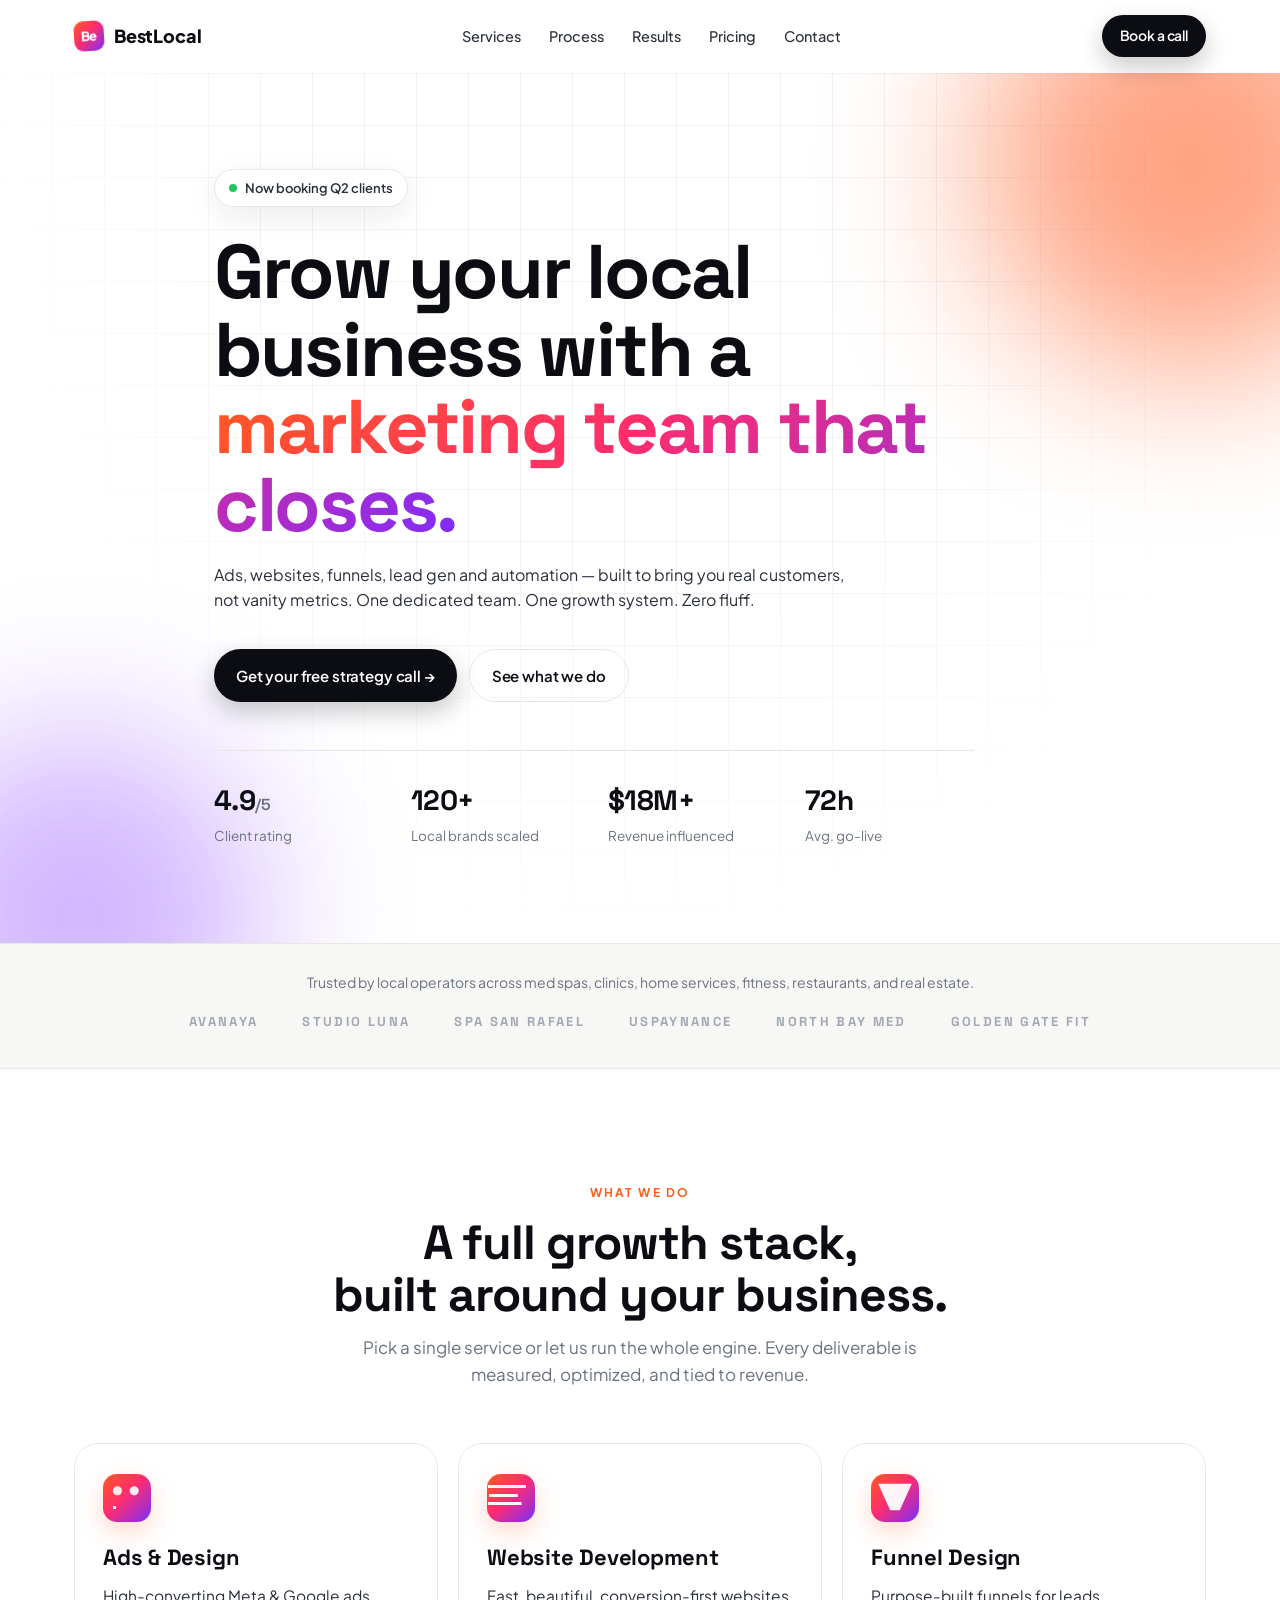
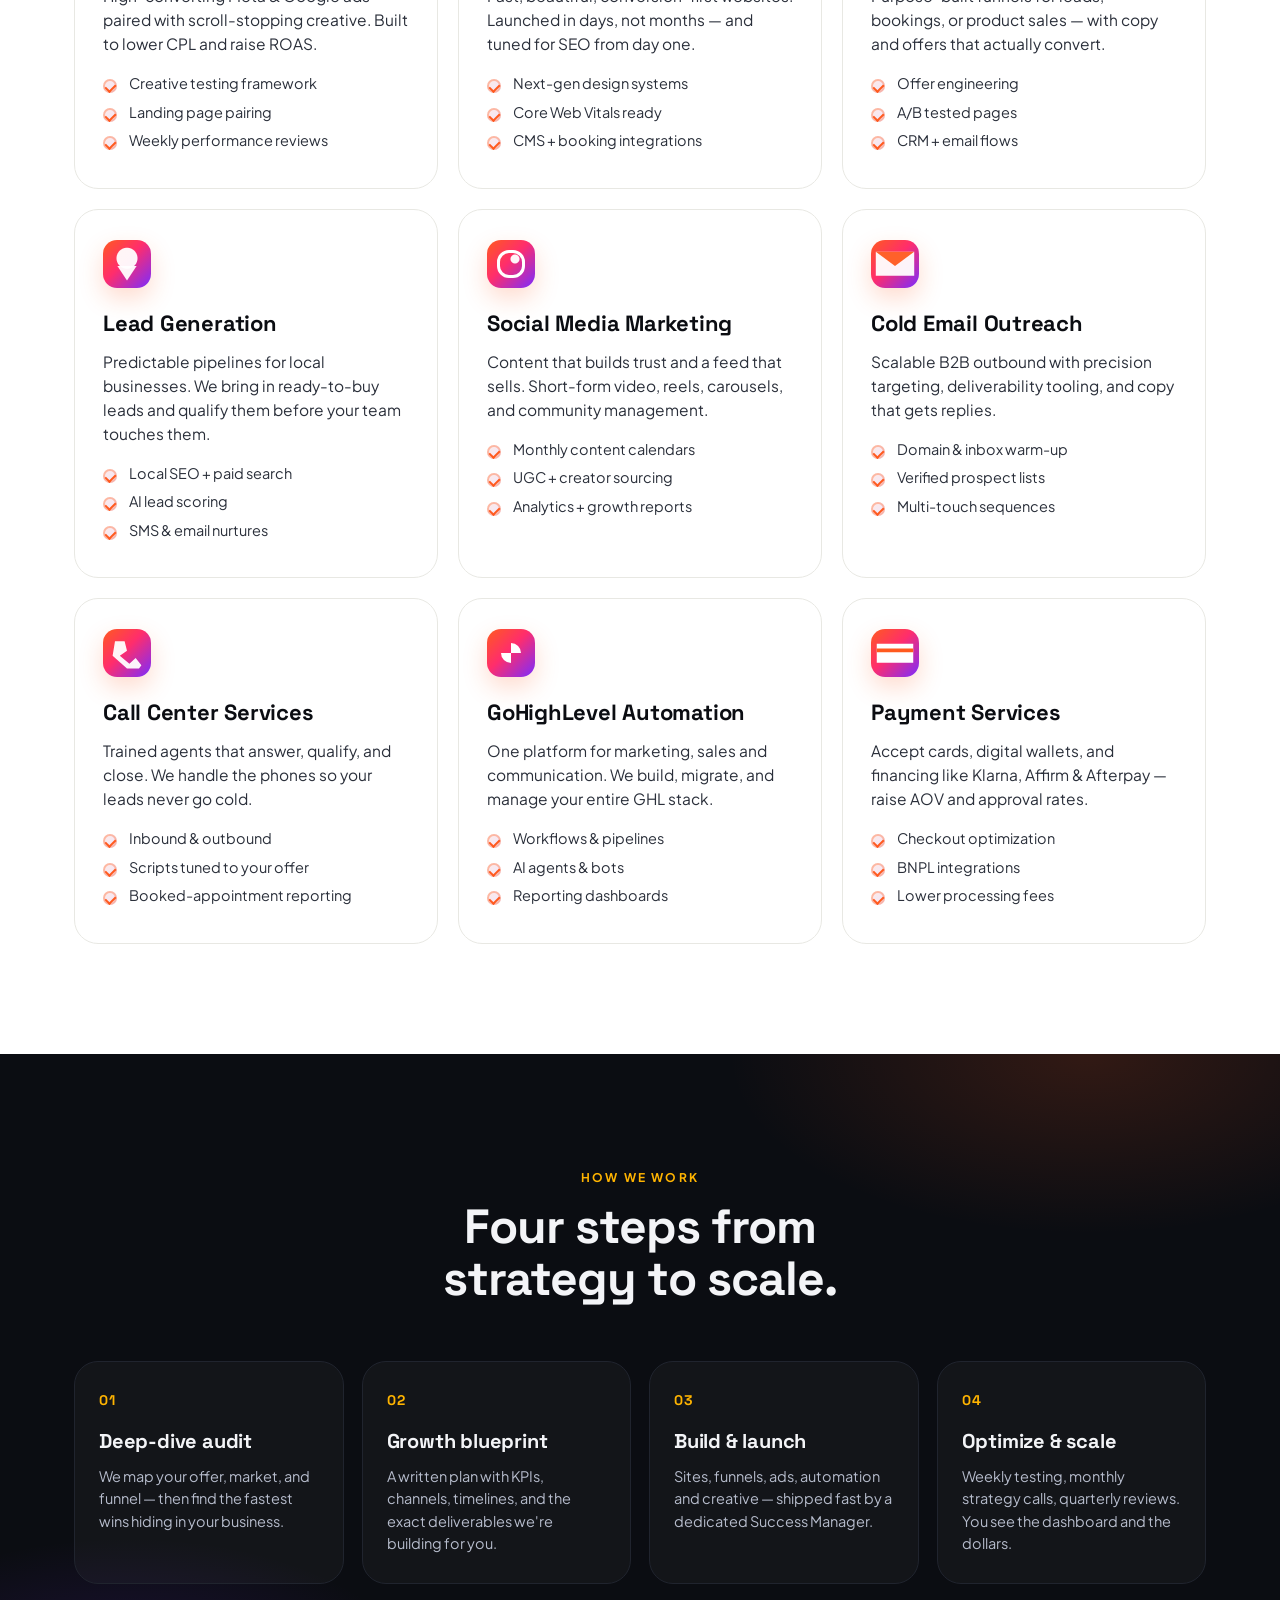
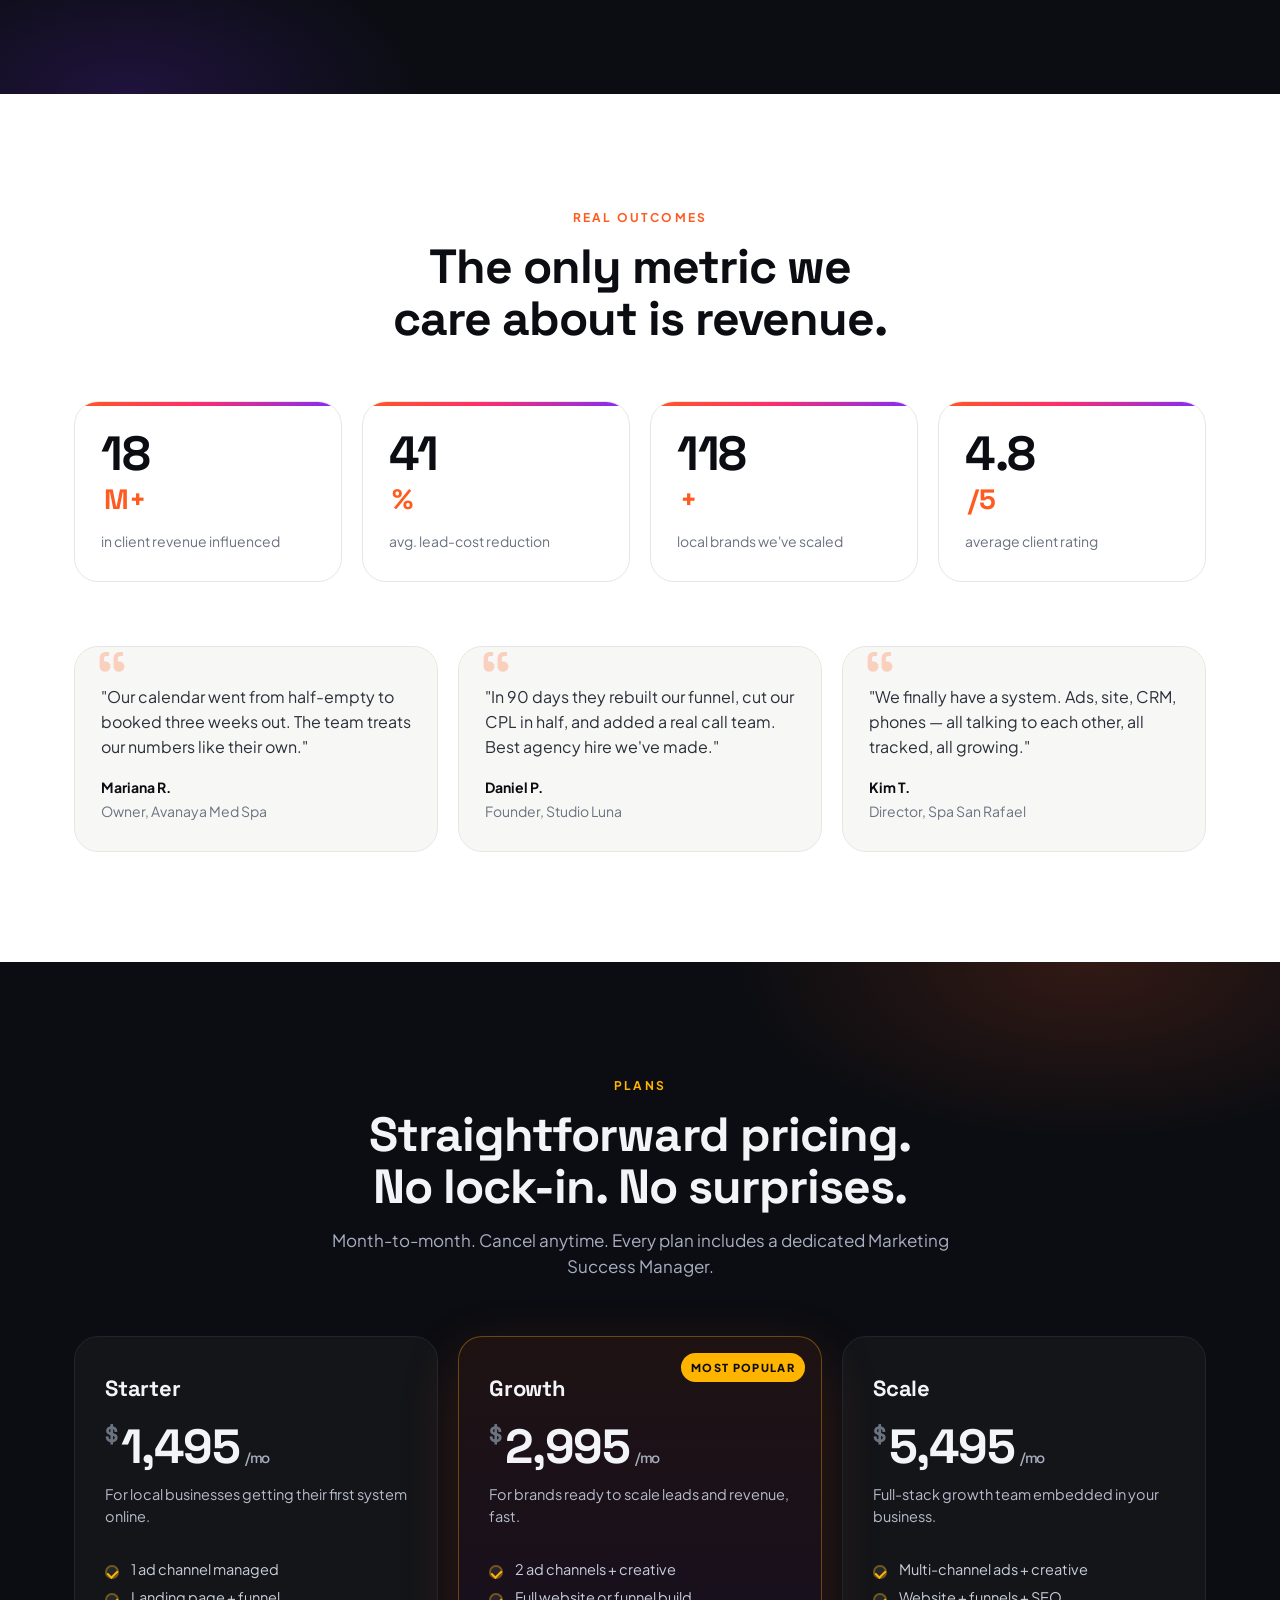
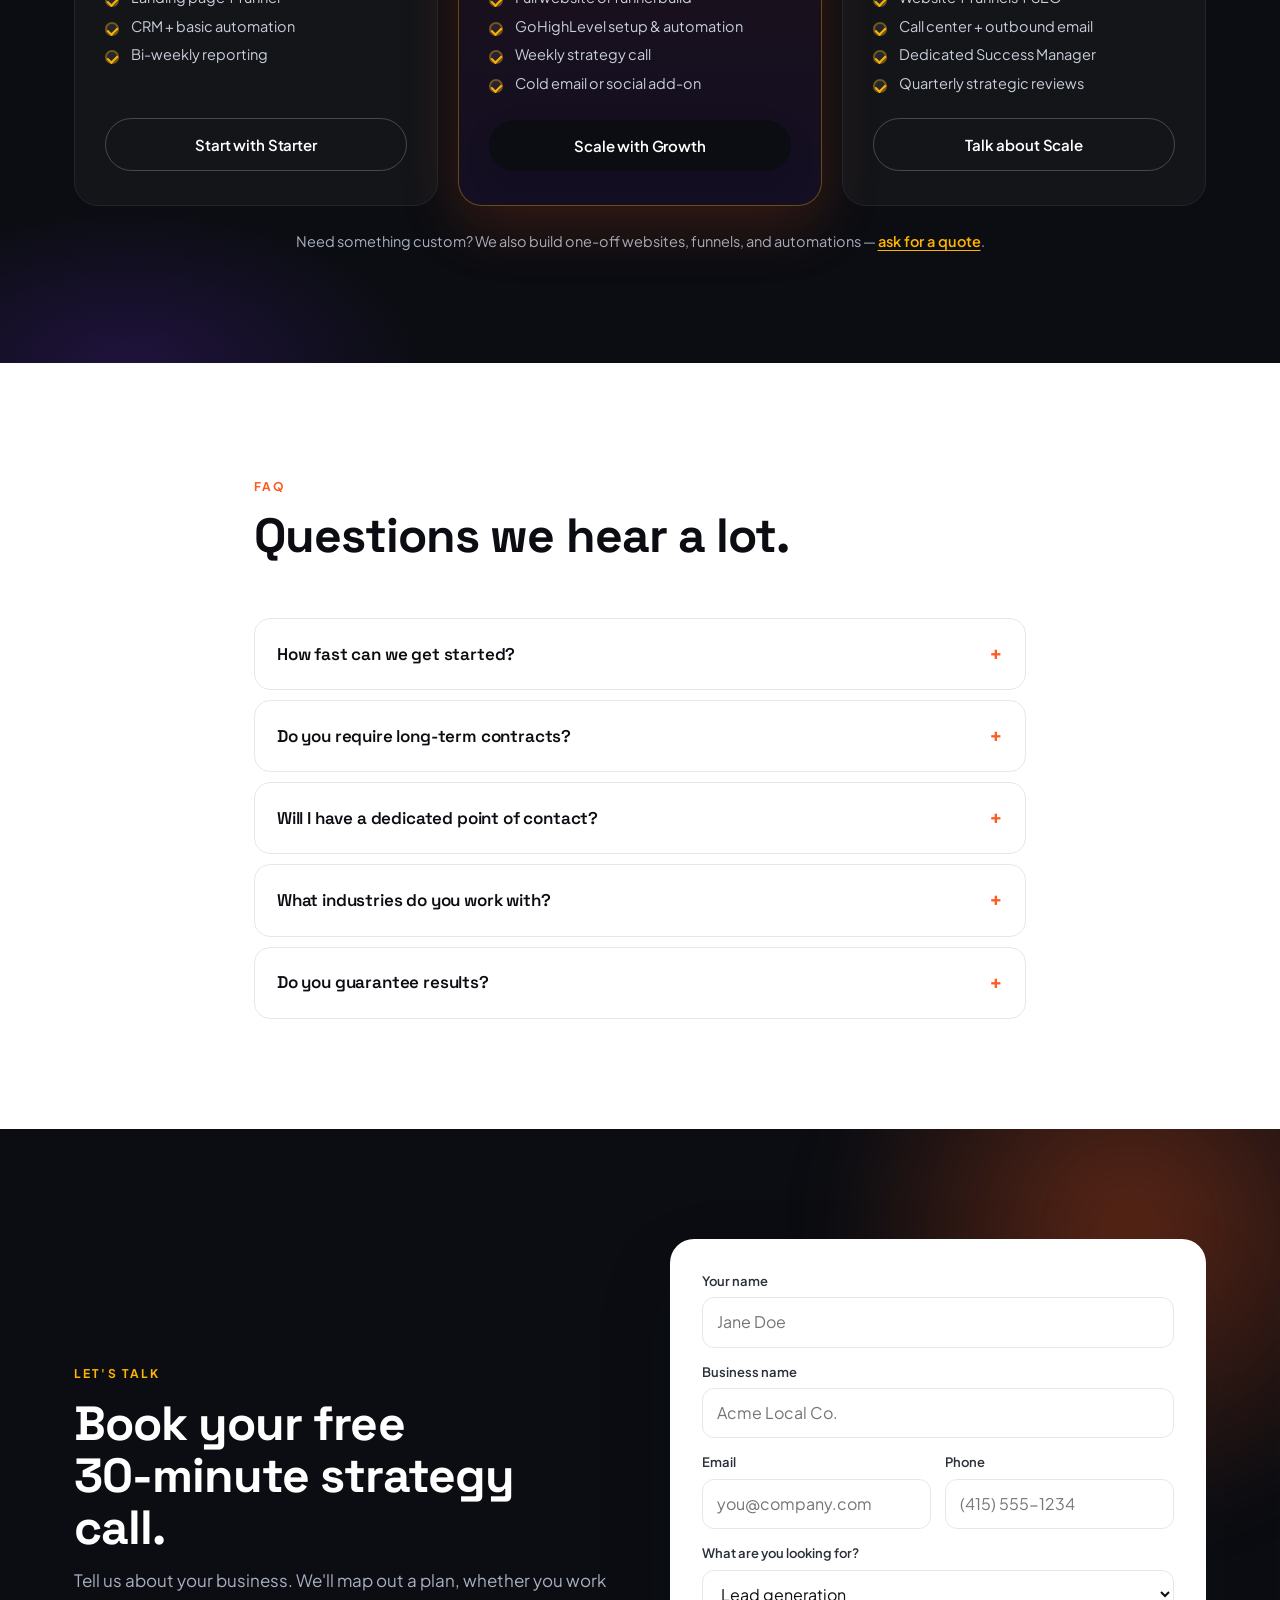
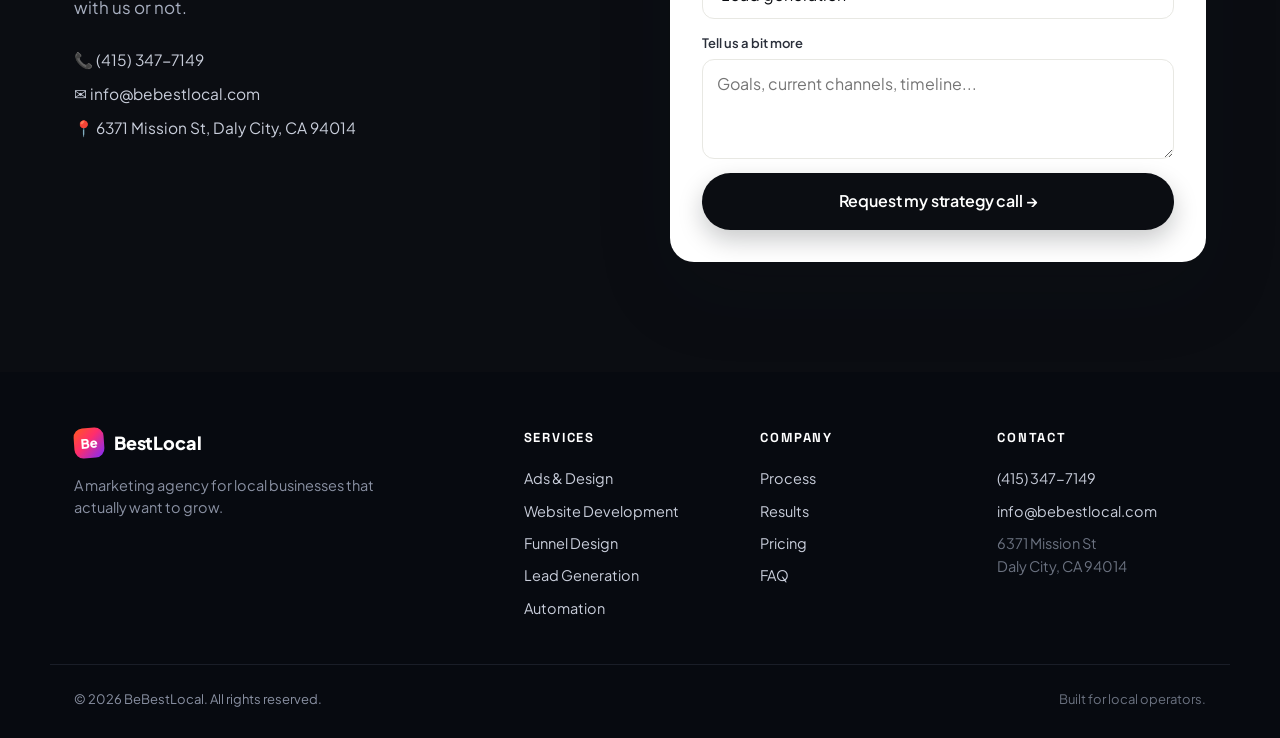
<file: bebestlocal/index.html>
<!doctype html>
<html lang="en">
<head>
<meta charset="utf-8" />
<meta name="viewport" content="width=device-width,initial-scale=1" />
<title>BeBestLocal — Grow Your Local Business Online</title>
<meta name="description" content="BeBestLocal is a results-driven marketing agency helping local businesses grow with ads, websites, funnels, lead generation, and automation." />
<link rel="icon" type="image/svg+xml" href="favicon.svg" />
<link rel="apple-touch-icon" href="favicon.svg" />
<meta name="theme-color" content="#ff5a1f" />
<link rel="preconnect" href="https://fonts.googleapis.com">
<link rel="preconnect" href="https://fonts.gstatic.com" crossorigin>
<link href="https://fonts.googleapis.com/css2?family=Plus+Jakarta+Sans:wght@400;500;600;700;800&family=Space+Grotesk:wght@500;700&display=swap" rel="stylesheet">
<link rel="stylesheet" href="styles.css" />
</head>
<body>

<header class="nav" id="nav">
  <div class="container nav-inner">
    <a href="/" class="brand">
      <span class="brand-mark">Be</span><span>BestLocal</span>
    </a>
    <nav class="nav-links">
      <a href="services.html">Services</a>
      <a href="process.html">Process</a>
      <a href="results.html">Results</a>
      <a href="pricing.html">Pricing</a>
      <a href="contact.html">Contact</a>
    </nav>
    <a href="contact.html" class="btn btn-primary btn-sm">Book a call</a>
    <button class="nav-toggle" aria-label="Menu" id="navToggle">
      <span></span><span></span><span></span>
    </button>
  </div>
</header>

<main id="top">

<section class="hero">
  <div class="hero-grid"></div>
  <div class="hero-blob hero-blob-1"></div>
  <div class="hero-blob hero-blob-2"></div>
  <div class="container hero-inner">
    <div class="eyebrow">
      <span class="pulse"></span> Now booking Q2 clients
    </div>
    <h1 class="h-display">
      Grow your local business with a<br />
      <span class="grad-text">marketing team that closes.</span>
    </h1>
    <p class="lede">
      Ads, websites, funnels, lead gen and automation — built to bring you real customers, not vanity metrics. One dedicated team. One growth system. Zero fluff.
    </p>
    <div class="hero-cta">
      <a href="contact.html" class="btn btn-primary">Get your free strategy call →</a>
      <a href="services.html" class="btn btn-ghost">See what we do</a>
    </div>
    <div class="trust-row">
      <div class="trust-item">
        <strong>4.9<span>/5</span></strong>
        <span class="muted">Client rating</span>
      </div>
      <div class="trust-item">
        <strong>120+</strong>
        <span class="muted">Local brands scaled</span>
      </div>
      <div class="trust-item">
        <strong>$18M+</strong>
        <span class="muted">Revenue influenced</span>
      </div>
      <div class="trust-item">
        <strong>72h</strong>
        <span class="muted">Avg. go-live</span>
      </div>
    </div>
  </div>
</section>

<section class="logos">
  <div class="container">
    <p class="logos-title">Trusted by local operators across med spas, clinics, home services, fitness, restaurants, and real estate.</p>
    <div class="logo-strip">
      <span>AVANAYA</span><span>STUDIO LUNA</span><span>SPA SAN RAFAEL</span><span>USPAYNANCE</span><span>NORTH BAY MED</span><span>GOLDEN GATE FIT</span>
    </div>
  </div>
</section>

<section id="services" class="section">
  <div class="container">
    <div class="section-head">
      <span class="kicker">What we do</span>
      <h2 class="h-2">A full growth stack,<br/>built around your business.</h2>
      <p class="sub">Pick a single service or let us run the whole engine. Every deliverable is measured, optimized, and tied to revenue.</p>
    </div>

    <div class="cards">
      <article class="card">
        <div class="card-ic" data-ic="ads"></div>
        <h3>Ads &amp; Design</h3>
        <p>High-converting Meta &amp; Google ads paired with scroll-stopping creative. Built to lower CPL and raise ROAS.</p>
        <ul class="tick">
          <li>Creative testing framework</li>
          <li>Landing page pairing</li>
          <li>Weekly performance reviews</li>
        </ul>
      </article>

      <article class="card">
        <div class="card-ic" data-ic="web"></div>
        <h3>Website Development</h3>
        <p>Fast, beautiful, conversion-first websites. Launched in days, not months — and tuned for SEO from day one.</p>
        <ul class="tick">
          <li>Next-gen design systems</li>
          <li>Core Web Vitals ready</li>
          <li>CMS + booking integrations</li>
        </ul>
      </article>

      <article class="card">
        <div class="card-ic" data-ic="funnel"></div>
        <h3>Funnel Design</h3>
        <p>Purpose-built funnels for leads, bookings, or product sales — with copy and offers that actually convert.</p>
        <ul class="tick">
          <li>Offer engineering</li>
          <li>A/B tested pages</li>
          <li>CRM + email flows</li>
        </ul>
      </article>

      <article class="card">
        <div class="card-ic" data-ic="lead"></div>
        <h3>Lead Generation</h3>
        <p>Predictable pipelines for local businesses. We bring in ready-to-buy leads and qualify them before your team touches them.</p>
        <ul class="tick">
          <li>Local SEO + paid search</li>
          <li>AI lead scoring</li>
          <li>SMS &amp; email nurtures</li>
        </ul>
      </article>

      <article class="card">
        <div class="card-ic" data-ic="social"></div>
        <h3>Social Media Marketing</h3>
        <p>Content that builds trust and a feed that sells. Short-form video, reels, carousels, and community management.</p>
        <ul class="tick">
          <li>Monthly content calendars</li>
          <li>UGC + creator sourcing</li>
          <li>Analytics + growth reports</li>
        </ul>
      </article>

      <article class="card">
        <div class="card-ic" data-ic="email"></div>
        <h3>Cold Email Outreach</h3>
        <p>Scalable B2B outbound with precision targeting, deliverability tooling, and copy that gets replies.</p>
        <ul class="tick">
          <li>Domain &amp; inbox warm-up</li>
          <li>Verified prospect lists</li>
          <li>Multi-touch sequences</li>
        </ul>
      </article>

      <article class="card">
        <div class="card-ic" data-ic="call"></div>
        <h3>Call Center Services</h3>
        <p>Trained agents that answer, qualify, and close. We handle the phones so your leads never go cold.</p>
        <ul class="tick">
          <li>Inbound &amp; outbound</li>
          <li>Scripts tuned to your offer</li>
          <li>Booked-appointment reporting</li>
        </ul>
      </article>

      <article class="card">
        <div class="card-ic" data-ic="auto"></div>
        <h3>GoHighLevel Automation</h3>
        <p>One platform for marketing, sales and communication. We build, migrate, and manage your entire GHL stack.</p>
        <ul class="tick">
          <li>Workflows &amp; pipelines</li>
          <li>AI agents &amp; bots</li>
          <li>Reporting dashboards</li>
        </ul>
      </article>

      <article class="card">
        <div class="card-ic" data-ic="pay"></div>
        <h3>Payment Services</h3>
        <p>Accept cards, digital wallets, and financing like Klarna, Affirm &amp; Afterpay — raise AOV and approval rates.</p>
        <ul class="tick">
          <li>Checkout optimization</li>
          <li>BNPL integrations</li>
          <li>Lower processing fees</li>
        </ul>
      </article>
    </div>
  </div>
</section>

<section id="process" class="section section-dark">
  <div class="container">
    <div class="section-head">
      <span class="kicker kicker-light">How we work</span>
      <h2 class="h-2">Four steps from<br/>strategy to scale.</h2>
    </div>

    <ol class="steps">
      <li>
        <span class="step-n">01</span>
        <h4>Deep-dive audit</h4>
        <p>We map your offer, market, and funnel — then find the fastest wins hiding in your business.</p>
      </li>
      <li>
        <span class="step-n">02</span>
        <h4>Growth blueprint</h4>
        <p>A written plan with KPIs, channels, timelines, and the exact deliverables we're building for you.</p>
      </li>
      <li>
        <span class="step-n">03</span>
        <h4>Build &amp; launch</h4>
        <p>Sites, funnels, ads, automation and creative — shipped fast by a dedicated Success Manager.</p>
      </li>
      <li>
        <span class="step-n">04</span>
        <h4>Optimize &amp; scale</h4>
        <p>Weekly testing, monthly strategy calls, quarterly reviews. You see the dashboard and the dollars.</p>
      </li>
    </ol>
  </div>
</section>

<section id="results" class="section">
  <div class="container">
    <div class="section-head">
      <span class="kicker">Real outcomes</span>
      <h2 class="h-2">The only metric we<br/>care about is revenue.</h2>
    </div>

    <div class="stats">
      <div class="stat">
        <div class="stat-n" data-count="18">0</div>
        <div class="stat-suffix">M+</div>
        <div class="stat-l">in client revenue influenced</div>
      </div>
      <div class="stat">
        <div class="stat-n" data-count="42">0</div>
        <div class="stat-suffix">%</div>
        <div class="stat-l">avg. lead-cost reduction</div>
      </div>
      <div class="stat">
        <div class="stat-n" data-count="120">0</div>
        <div class="stat-suffix">+</div>
        <div class="stat-l">local brands we've scaled</div>
      </div>
      <div class="stat">
        <div class="stat-n" data-count="4.9">0</div>
        <div class="stat-suffix">/5</div>
        <div class="stat-l">average client rating</div>
      </div>
    </div>

    <div class="quotes">
      <figure class="quote">
        <blockquote>"Our calendar went from half-empty to booked three weeks out. The team treats our numbers like their own."</blockquote>
        <figcaption>
          <strong>Mariana R.</strong><span>Owner, Avanaya Med Spa</span>
        </figcaption>
      </figure>
      <figure class="quote">
        <blockquote>"In 90 days they rebuilt our funnel, cut our CPL in half, and added a real call team. Best agency hire we've made."</blockquote>
        <figcaption>
          <strong>Daniel P.</strong><span>Founder, Studio Luna</span>
        </figcaption>
      </figure>
      <figure class="quote">
        <blockquote>"We finally have a system. Ads, site, CRM, phones — all talking to each other, all tracked, all growing."</blockquote>
        <figcaption>
          <strong>Kim T.</strong><span>Director, Spa San Rafael</span>
        </figcaption>
      </figure>
    </div>
  </div>
</section>

<section id="pricing" class="section section-dark">
  <div class="container">
    <div class="section-head">
      <span class="kicker kicker-light">Plans</span>
      <h2 class="h-2">Straightforward pricing.<br/>No lock-in. No surprises.</h2>
      <p class="sub sub-light">Month-to-month. Cancel anytime. Every plan includes a dedicated Marketing Success Manager.</p>
    </div>

    <div class="plans">
      <article class="plan">
        <h3>Starter</h3>
        <div class="price"><span>$</span>1,495<em>/mo</em></div>
        <p class="plan-line">For local businesses getting their first system online.</p>
        <ul class="tick tick-light">
          <li>1 ad channel managed</li>
          <li>Landing page + funnel</li>
          <li>CRM + basic automation</li>
          <li>Bi-weekly reporting</li>
        </ul>
        <a href="contact.html" class="btn btn-outline">Start with Starter</a>
      </article>

      <article class="plan plan-featured">
        <span class="plan-badge">Most popular</span>
        <h3>Growth</h3>
        <div class="price"><span>$</span>2,995<em>/mo</em></div>
        <p class="plan-line">For brands ready to scale leads and revenue, fast.</p>
        <ul class="tick tick-light">
          <li>2 ad channels + creative</li>
          <li>Full website or funnel build</li>
          <li>GoHighLevel setup &amp; automation</li>
          <li>Weekly strategy call</li>
          <li>Cold email or social add-on</li>
        </ul>
        <a href="contact.html" class="btn btn-primary">Scale with Growth</a>
      </article>

      <article class="plan">
        <h3>Scale</h3>
        <div class="price"><span>$</span>5,495<em>/mo</em></div>
        <p class="plan-line">Full-stack growth team embedded in your business.</p>
        <ul class="tick tick-light">
          <li>Multi-channel ads + creative</li>
          <li>Website + funnels + SEO</li>
          <li>Call center + outbound email</li>
          <li>Dedicated Success Manager</li>
          <li>Quarterly strategic reviews</li>
        </ul>
        <a href="contact.html" class="btn btn-outline">Talk about Scale</a>
      </article>
    </div>

    <p class="plans-foot">Need something custom? We also build one-off websites, funnels, and automations — <a href="contact.html">ask for a quote</a>.</p>
  </div>
</section>

<section id="faq" class="section">
  <div class="container container-narrow">
    <div class="section-head section-head-left">
      <span class="kicker">FAQ</span>
      <h2 class="h-2">Questions we hear a lot.</h2>
    </div>

    <div class="faq">
      <details>
        <summary>How fast can we get started?</summary>
        <p>Most clients kick off within 3–5 business days. Once we've had a strategy call and agreed on scope, we onboard, audit, and begin building the first deliverables the same week.</p>
      </details>
      <details>
        <summary>Do you require long-term contracts?</summary>
        <p>No. All plans are month-to-month. We believe the work should keep you around — not a legal agreement.</p>
      </details>
      <details>
        <summary>Will I have a dedicated point of contact?</summary>
        <p>Yes. Every client is assigned a Marketing Success Manager who runs your strategy, reporting, and communication end-to-end.</p>
      </details>
      <details>
        <summary>What industries do you work with?</summary>
        <p>We focus on local and service-based businesses — med spas, clinics, fitness, home services, restaurants, real estate, and niche e-commerce. If you have a local customer, we can grow it.</p>
      </details>
      <details>
        <summary>Do you guarantee results?</summary>
        <p>We guarantee effort, transparency, and execution against the plan we sign off on together. On performance, we set realistic KPIs in your blueprint and hold ourselves to them weekly.</p>
      </details>
    </div>
  </div>
</section>

<section id="contact" class="section section-cta">
  <div class="cta-blob"></div>
  <div class="container">
    <div class="cta-wrap">
      <div>
        <span class="kicker kicker-light">Let's talk</span>
        <h2 class="h-2">Book your free<br/>30-minute strategy call.</h2>
        <p class="sub sub-light">Tell us about your business. We'll map out a plan, whether you work with us or not.</p>
        <div class="contact-meta">
          <a href="tel:+14153477149">📞 (415) 347-7149</a>
          <a href="mailto:info@bebestlocal.com">✉ info@bebestlocal.com</a>
          <span>📍 6371 Mission St, Daly City, CA 94014</span>
        </div>
      </div>

      <form class="contact-form" onsubmit="event.preventDefault(); this.querySelector('.form-ok').classList.add('show');">
        <label>
          <span>Your name</span>
          <input type="text" required placeholder="Jane Doe" />
        </label>
        <label>
          <span>Business name</span>
          <input type="text" required placeholder="Acme Local Co." />
        </label>
        <div class="form-row">
          <label>
            <span>Email</span>
            <input type="email" required placeholder="you@company.com" />
          </label>
          <label>
            <span>Phone</span>
            <input type="tel" placeholder="(415) 555-1234" />
          </label>
        </div>
        <label>
          <span>What are you looking for?</span>
          <select>
            <option>Lead generation</option>
            <option>Ads &amp; creative</option>
            <option>Website or funnel</option>
            <option>GoHighLevel automation</option>
            <option>Full-stack growth</option>
            <option>Something else</option>
          </select>
        </label>
        <label>
          <span>Tell us a bit more</span>
          <textarea rows="3" placeholder="Goals, current channels, timeline..."></textarea>
        </label>
        <button class="btn btn-primary btn-full" type="submit">Request my strategy call →</button>
        <p class="form-ok">Thanks — we'll be in touch within one business day.</p>
      </form>
    </div>
  </div>
</section>

</main>

<footer class="footer">
  <div class="container footer-inner">
    <div>
      <a href="/" class="brand">
        <span class="brand-mark">Be</span><span>BestLocal</span>
      </a>
      <p class="footer-tag">A marketing agency for local businesses that actually want to grow.</p>
    </div>
    <div class="footer-cols">
      <div>
        <h5>Services</h5>
        <a href="services.html#ads">Ads &amp; Design</a>
        <a href="services.html#web">Website Development</a>
        <a href="services.html#funnel">Funnel Design</a>
        <a href="services.html#lead">Lead Generation</a>
        <a href="services.html#auto">Automation</a>
      </div>
      <div>
        <h5>Company</h5>
        <a href="process.html">Process</a>
        <a href="results.html">Results</a>
        <a href="pricing.html">Pricing</a>
        <a href="pricing.html#faq">FAQ</a>
      </div>
      <div>
        <h5>Contact</h5>
        <a href="tel:+14153477149">(415) 347-7149</a>
        <a href="mailto:info@bebestlocal.com">info@bebestlocal.com</a>
        <span class="muted">6371 Mission St<br/>Daly City, CA 94014</span>
      </div>
    </div>
  </div>
  <div class="container footer-bottom">
    <span>© <span id="yr"></span> BeBestLocal. All rights reserved.</span>
    <span class="muted">Built for local operators.</span>
  </div>
</footer>

<script src="script.js"></script>
</body>
</html>
</file>
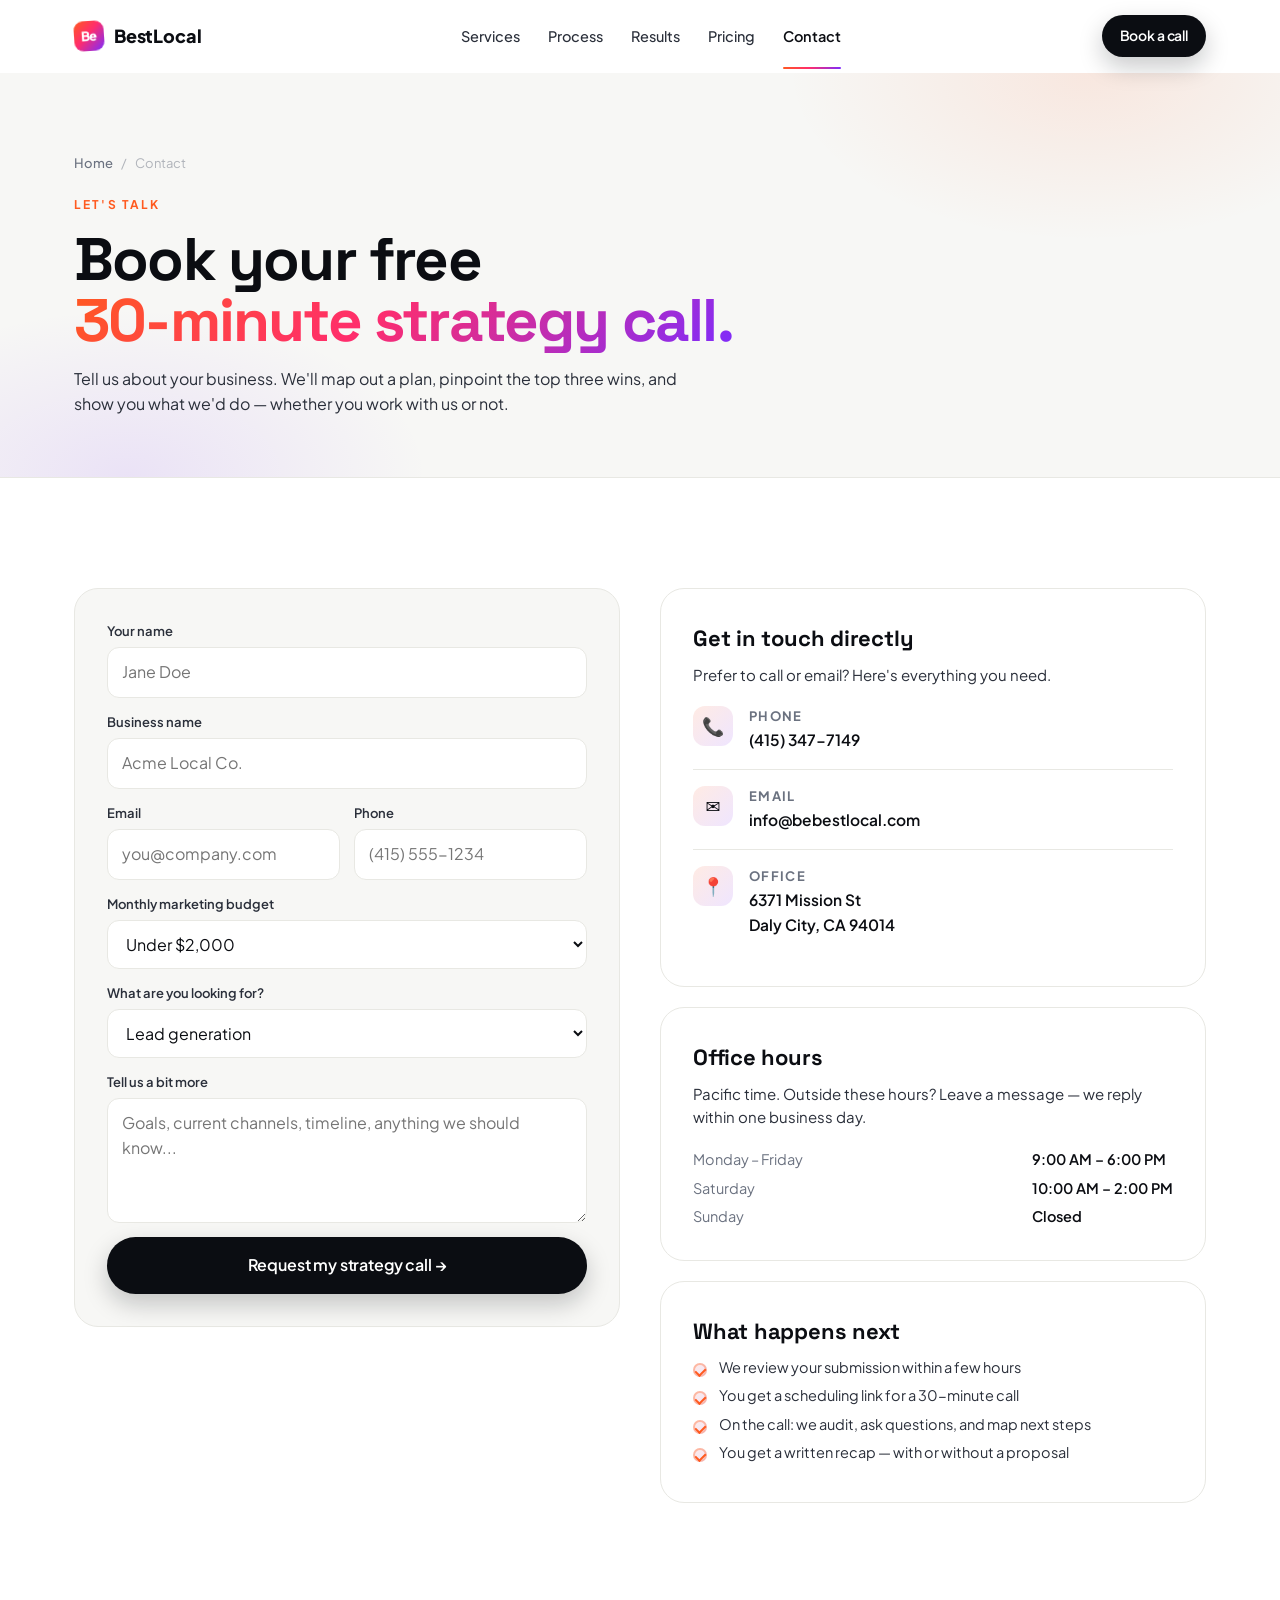
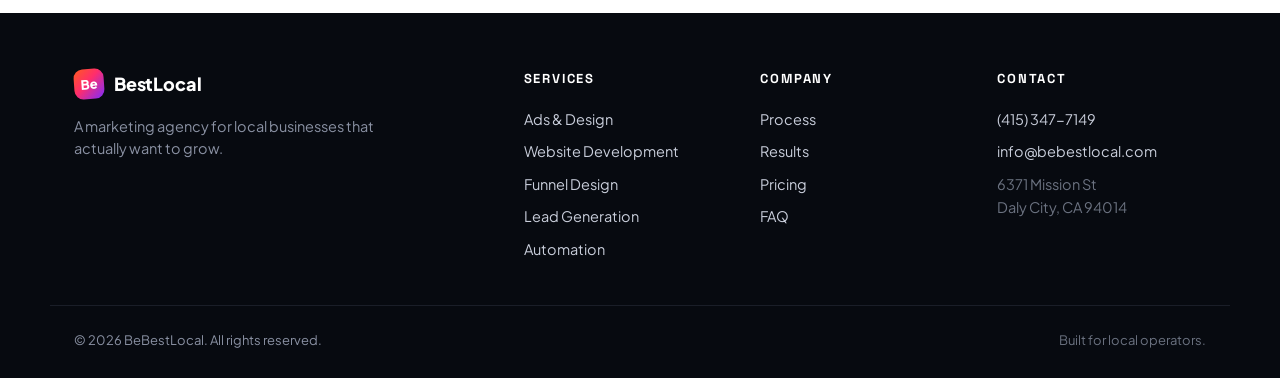
<file: bebestlocal/contact.html>
<!doctype html>
<html lang="en">
<head>
<meta charset="utf-8" />
<meta name="viewport" content="width=device-width,initial-scale=1" />
<title>Contact — BeBestLocal</title>
<meta name="description" content="Book a free 30-minute strategy call with BeBestLocal. Phone, email, and office location in Daly City, CA." />
<link rel="icon" type="image/svg+xml" href="favicon.svg" />
<link rel="apple-touch-icon" href="favicon.svg" />
<meta name="theme-color" content="#ff5a1f" />
<link rel="preconnect" href="https://fonts.googleapis.com">
<link rel="preconnect" href="https://fonts.gstatic.com" crossorigin>
<link href="https://fonts.googleapis.com/css2?family=Plus+Jakarta+Sans:wght@400;500;600;700;800&family=Space+Grotesk:wght@500;700&display=swap" rel="stylesheet">
<link rel="stylesheet" href="styles.css" />
</head>
<body>

<header class="nav" id="nav">
  <div class="container nav-inner">
    <a href="/" class="brand">
      <span class="brand-mark">Be</span><span>BestLocal</span>
    </a>
    <nav class="nav-links">
      <a href="/services">Services</a>
      <a href="/process">Process</a>
      <a href="/results">Results</a>
      <a href="/pricing">Pricing</a>
      <a href="/contact" class="active">Contact</a>
    </nav>
    <a href="/contact" class="btn btn-primary btn-sm">Book a call</a>
    <button class="nav-toggle" aria-label="Menu" id="navToggle">
      <span></span><span></span><span></span>
    </button>
  </div>
</header>

<main>

<section class="page-hero">
  <div class="container">
    <div class="breadcrumbs">
      <a href="/">Home</a><span>/</span><span>Contact</span>
    </div>
    <span class="kicker">Let's talk</span>
    <h1 class="h-display">Book your free<br/><span class="grad-text">30-minute strategy call.</span></h1>
    <p class="lede">Tell us about your business. We'll map out a plan, pinpoint the top three wins, and show you what we'd do — whether you work with us or not.</p>
  </div>
</section>

<section class="section">
  <div class="container">
    <div class="contact-grid">

      <form class="contact-form contact-form-light" onsubmit="event.preventDefault(); this.querySelector('.form-ok').classList.add('show');">
        <label>
          <span>Your name</span>
          <input type="text" required placeholder="Jane Doe" />
        </label>
        <label>
          <span>Business name</span>
          <input type="text" required placeholder="Acme Local Co." />
        </label>
        <div class="form-row">
          <label>
            <span>Email</span>
            <input type="email" required placeholder="you@company.com" />
          </label>
          <label>
            <span>Phone</span>
            <input type="tel" placeholder="(415) 555-1234" />
          </label>
        </div>
        <label>
          <span>Monthly marketing budget</span>
          <select>
            <option>Under $2,000</option>
            <option>$2,000 – $5,000</option>
            <option>$5,000 – $15,000</option>
            <option>$15,000+</option>
            <option>Not sure yet</option>
          </select>
        </label>
        <label>
          <span>What are you looking for?</span>
          <select>
            <option>Lead generation</option>
            <option>Ads &amp; creative</option>
            <option>Website or funnel</option>
            <option>GoHighLevel automation</option>
            <option>Full-stack growth</option>
            <option>Something else</option>
          </select>
        </label>
        <label>
          <span>Tell us a bit more</span>
          <textarea rows="4" placeholder="Goals, current channels, timeline, anything we should know..."></textarea>
        </label>
        <button class="btn btn-primary btn-full" type="submit">Request my strategy call →</button>
        <p class="form-ok">Thanks — we'll be in touch within one business day.</p>
      </form>

      <div style="display:flex;flex-direction:column;gap:20px">
        <div class="contact-info">
          <h3>Get in touch directly</h3>
          <p>Prefer to call or email? Here's everything you need.</p>
          <div class="contact-info-item">
            <div class="ico">📞</div>
            <div>
              <strong>Phone</strong>
              <a href="tel:+14153477149">(415) 347-7149</a>
            </div>
          </div>
          <div class="contact-info-item">
            <div class="ico">✉</div>
            <div>
              <strong>Email</strong>
              <a href="mailto:info@bebestlocal.com">info@bebestlocal.com</a>
            </div>
          </div>
          <div class="contact-info-item">
            <div class="ico">📍</div>
            <div>
              <strong>Office</strong>
              <span>6371 Mission St<br/>Daly City, CA 94014</span>
            </div>
          </div>
        </div>

        <div class="contact-info">
          <h3>Office hours</h3>
          <p>Pacific time. Outside these hours? Leave a message — we reply within one business day.</p>
          <div class="hours-grid">
            <span>Monday – Friday</span><span>9:00 AM – 6:00 PM</span>
            <span>Saturday</span><span>10:00 AM – 2:00 PM</span>
            <span>Sunday</span><span>Closed</span>
          </div>
        </div>

        <div class="contact-info">
          <h3>What happens next</h3>
          <ul class="tick" style="margin-top:6px">
            <li>We review your submission within a few hours</li>
            <li>You get a scheduling link for a 30-minute call</li>
            <li>On the call: we audit, ask questions, and map next steps</li>
            <li>You get a written recap — with or without a proposal</li>
          </ul>
        </div>
      </div>

    </div>
  </div>
</section>

</main>

<footer class="footer">
  <div class="container footer-inner">
    <div>
      <a href="/" class="brand">
        <span class="brand-mark">Be</span><span>BestLocal</span>
      </a>
      <p class="footer-tag">A marketing agency for local businesses that actually want to grow.</p>
    </div>
    <div class="footer-cols">
      <div>
        <h5>Services</h5>
        <a href="/services#ads">Ads &amp; Design</a>
        <a href="/services#web">Website Development</a>
        <a href="/services#funnel">Funnel Design</a>
        <a href="/services#lead">Lead Generation</a>
        <a href="/services#auto">Automation</a>
      </div>
      <div>
        <h5>Company</h5>
        <a href="/process">Process</a>
        <a href="/results">Results</a>
        <a href="/pricing">Pricing</a>
        <a href="/pricing#faq">FAQ</a>
      </div>
      <div>
        <h5>Contact</h5>
        <a href="tel:+14153477149">(415) 347-7149</a>
        <a href="mailto:info@bebestlocal.com">info@bebestlocal.com</a>
        <span class="muted">6371 Mission St<br/>Daly City, CA 94014</span>
      </div>
    </div>
  </div>
  <div class="container footer-bottom">
    <span>© <span id="yr"></span> BeBestLocal. All rights reserved.</span>
    <span class="muted">Built for local operators.</span>
  </div>
</footer>

<script src="script.js"></script>
</body>
</html>
</file>
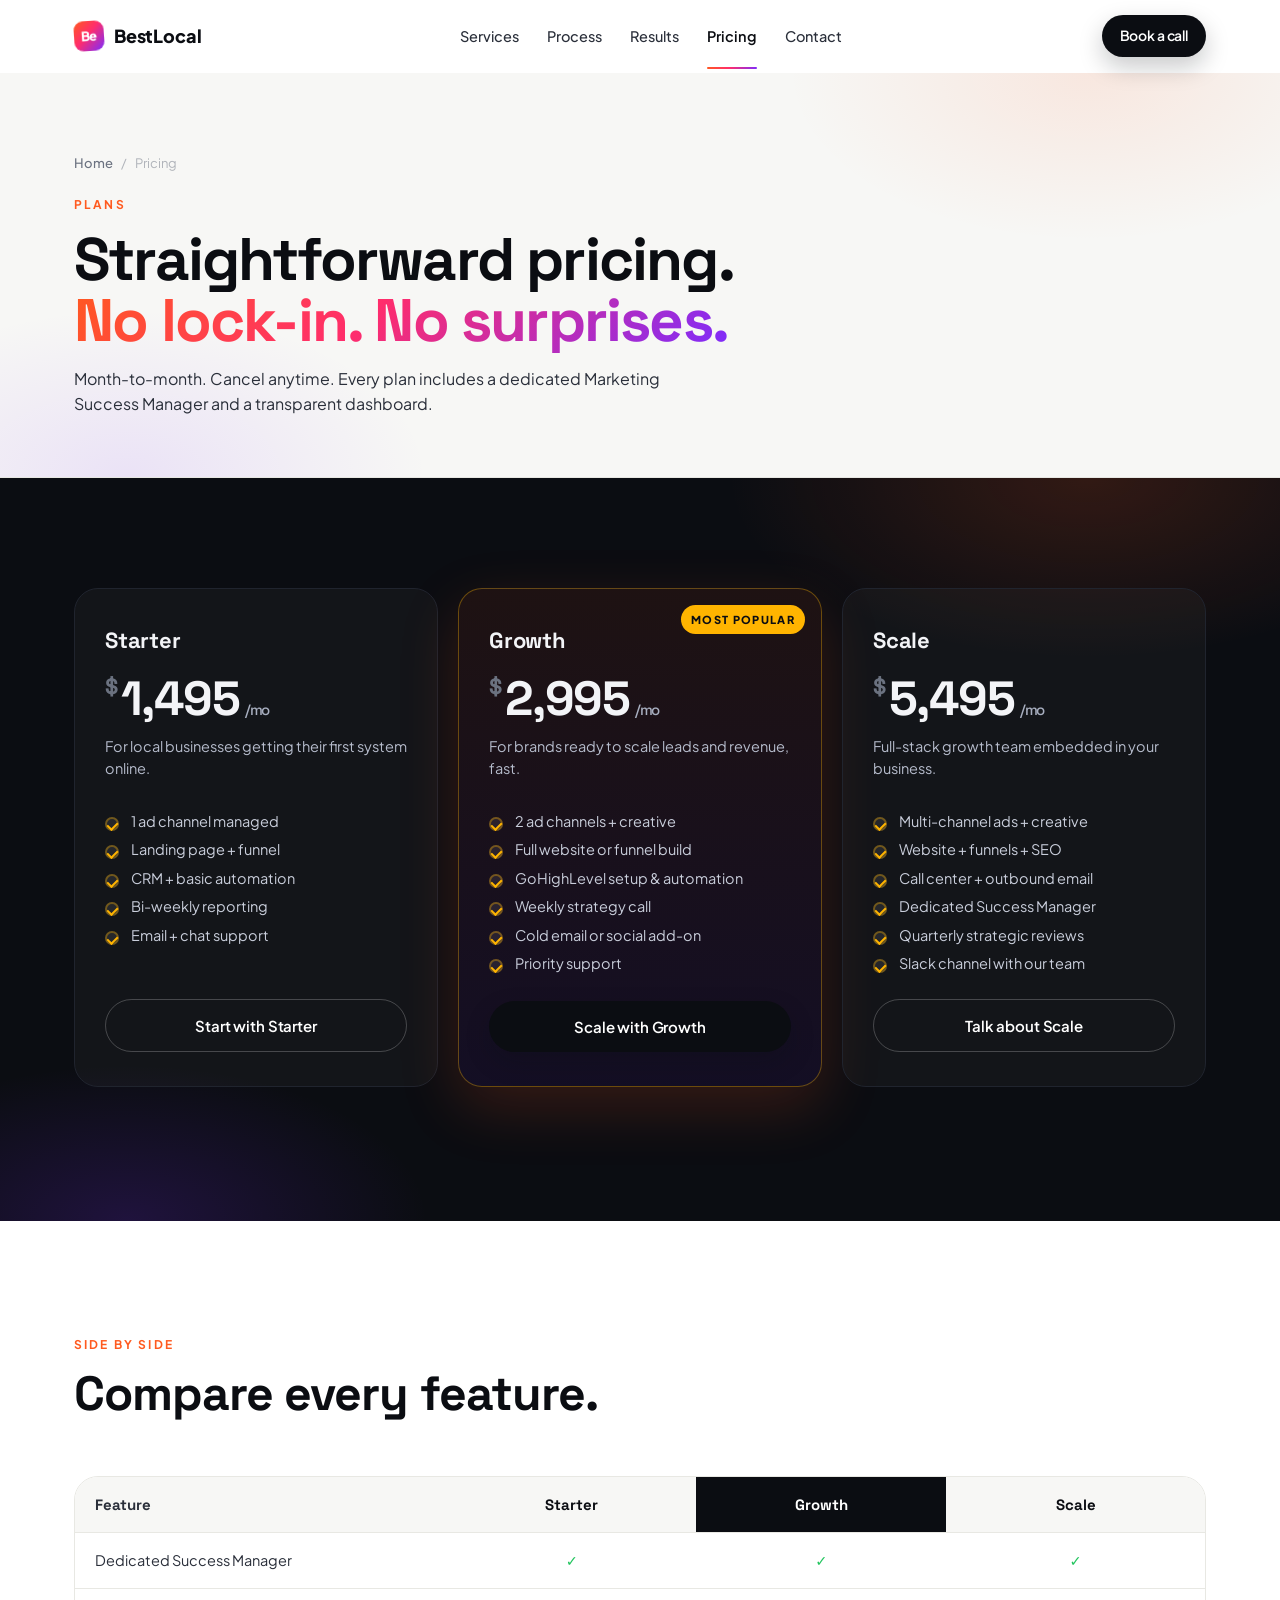
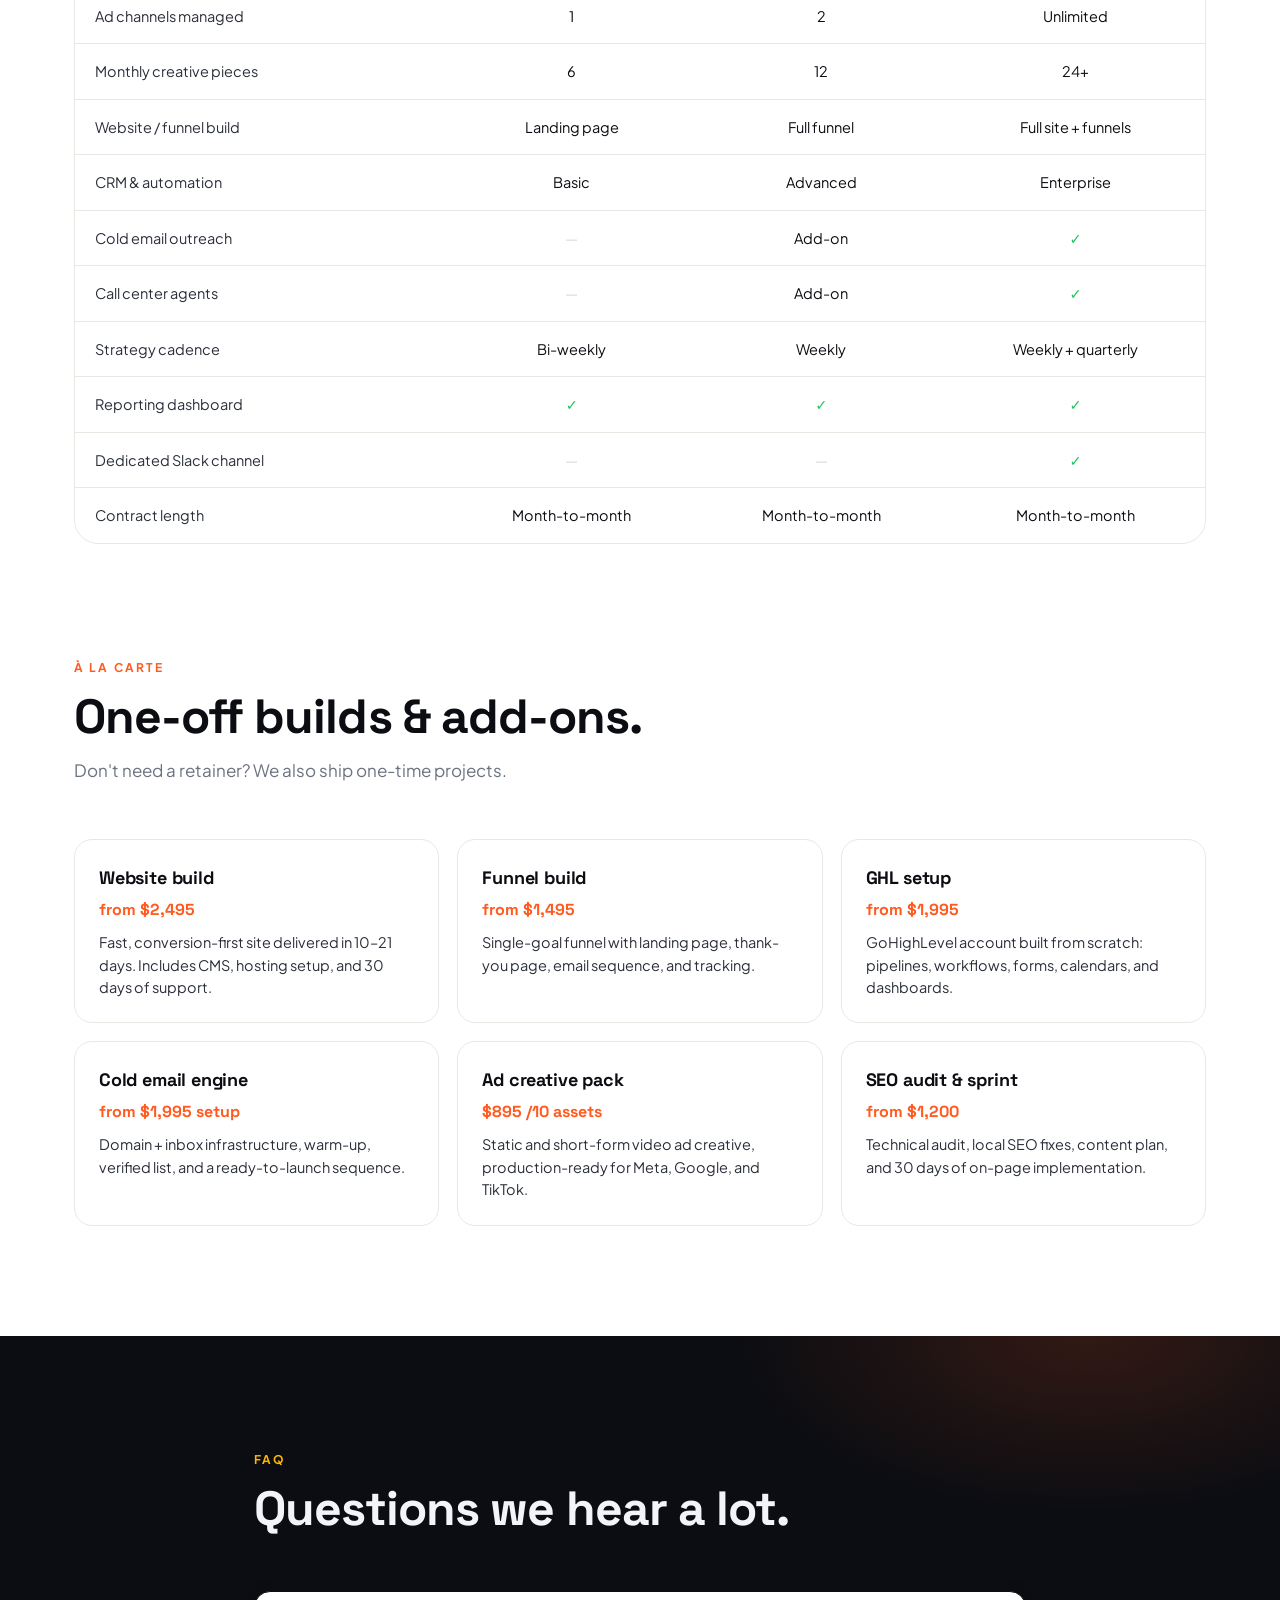
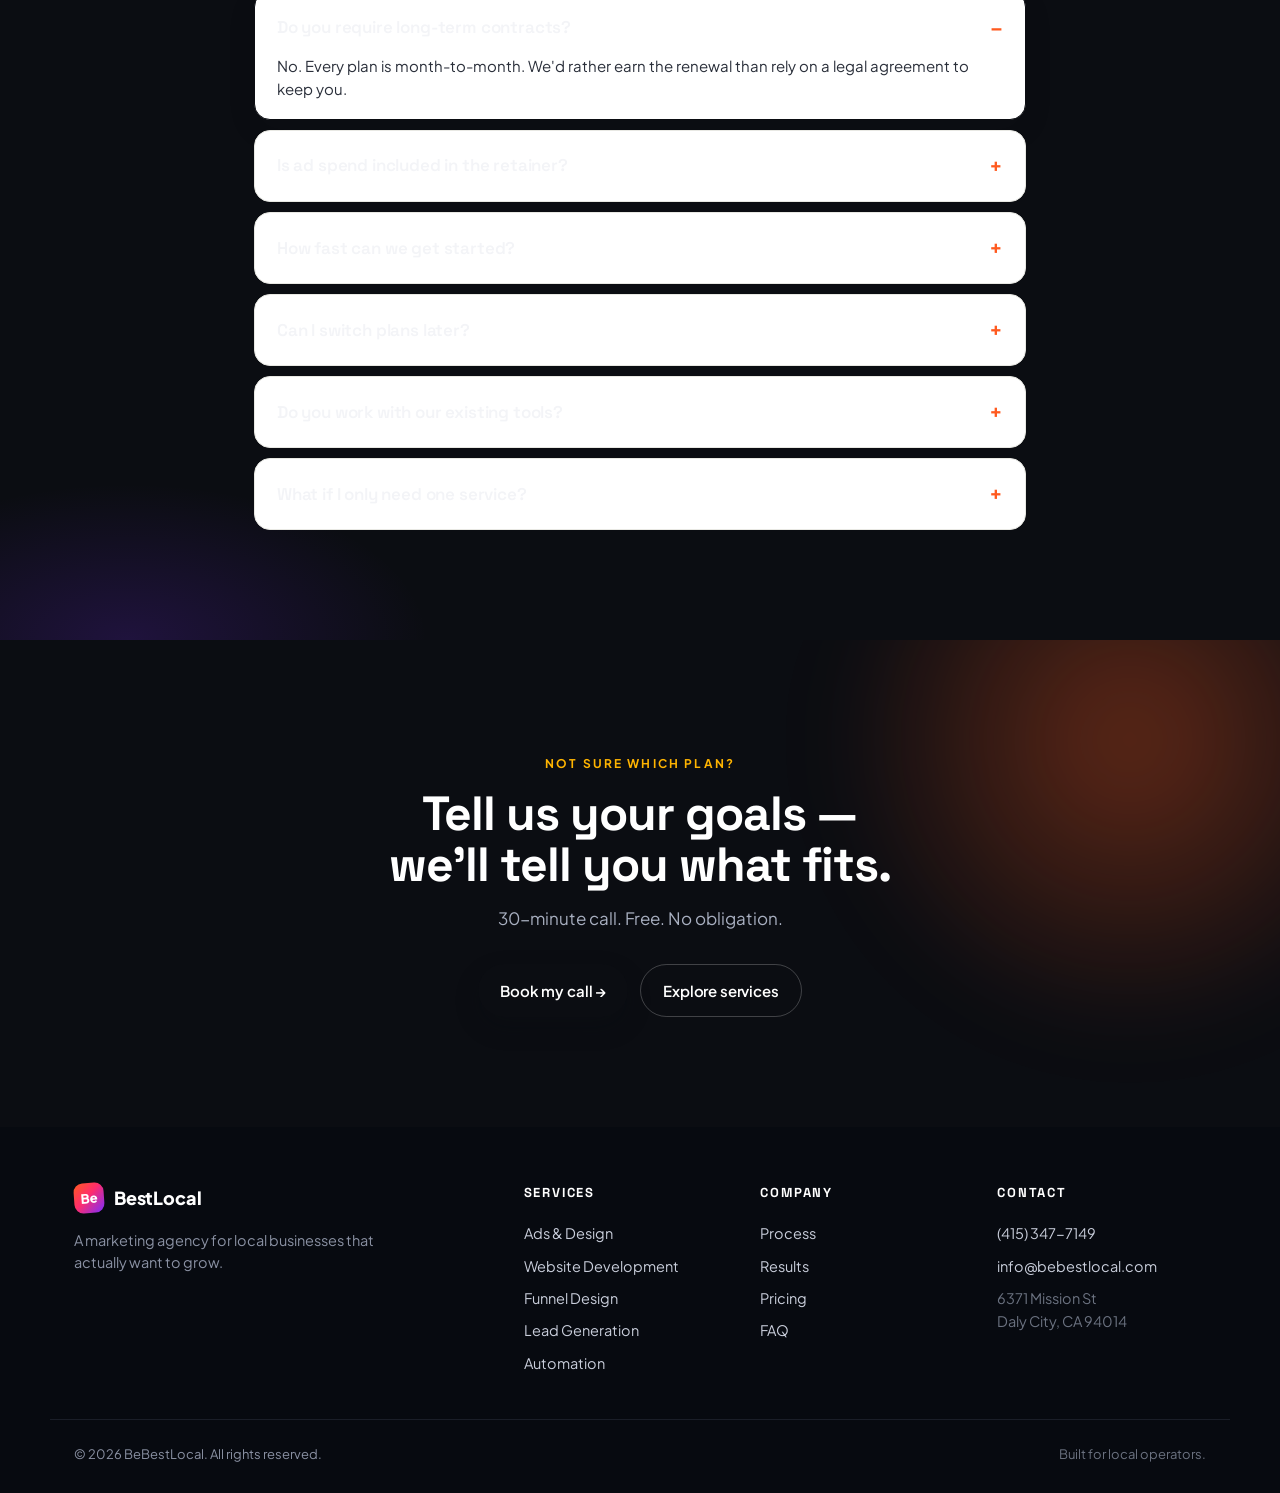
<file: bebestlocal/pricing.html>
<!doctype html>
<html lang="en">
<head>
<meta charset="utf-8" />
<meta name="viewport" content="width=device-width,initial-scale=1" />
<title>Pricing — BeBestLocal</title>
<meta name="description" content="Simple, month-to-month pricing for local marketing. Starter, Growth, and Scale plans — plus a la carte add-ons. No long-term contracts." />
<link rel="icon" type="image/svg+xml" href="favicon.svg" />
<link rel="apple-touch-icon" href="favicon.svg" />
<meta name="theme-color" content="#ff5a1f" />
<link rel="preconnect" href="https://fonts.googleapis.com">
<link rel="preconnect" href="https://fonts.gstatic.com" crossorigin>
<link href="https://fonts.googleapis.com/css2?family=Plus+Jakarta+Sans:wght@400;500;600;700;800&family=Space+Grotesk:wght@500;700&display=swap" rel="stylesheet">
<link rel="stylesheet" href="styles.css" />
</head>
<body>

<header class="nav" id="nav">
  <div class="container nav-inner">
    <a href="/" class="brand">
      <span class="brand-mark">Be</span><span>BestLocal</span>
    </a>
    <nav class="nav-links">
      <a href="services.html">Services</a>
      <a href="process.html">Process</a>
      <a href="results.html">Results</a>
      <a href="pricing.html" class="active">Pricing</a>
      <a href="contact.html">Contact</a>
    </nav>
    <a href="contact.html" class="btn btn-primary btn-sm">Book a call</a>
    <button class="nav-toggle" aria-label="Menu" id="navToggle">
      <span></span><span></span><span></span>
    </button>
  </div>
</header>

<main>

<section class="page-hero">
  <div class="container">
    <div class="breadcrumbs">
      <a href="/">Home</a><span>/</span><span>Pricing</span>
    </div>
    <span class="kicker">Plans</span>
    <h1 class="h-display">Straightforward pricing.<br/><span class="grad-text">No lock-in. No surprises.</span></h1>
    <p class="lede">Month-to-month. Cancel anytime. Every plan includes a dedicated Marketing Success Manager and a transparent dashboard.</p>
  </div>
</section>

<section class="section section-dark">
  <div class="container">
    <div class="plans">
      <article class="plan">
        <h3>Starter</h3>
        <div class="price"><span>$</span>1,495<em>/mo</em></div>
        <p class="plan-line">For local businesses getting their first system online.</p>
        <ul class="tick tick-light">
          <li>1 ad channel managed</li>
          <li>Landing page + funnel</li>
          <li>CRM + basic automation</li>
          <li>Bi-weekly reporting</li>
          <li>Email + chat support</li>
        </ul>
        <a href="contact.html" class="btn btn-outline">Start with Starter</a>
      </article>

      <article class="plan plan-featured">
        <span class="plan-badge">Most popular</span>
        <h3>Growth</h3>
        <div class="price"><span>$</span>2,995<em>/mo</em></div>
        <p class="plan-line">For brands ready to scale leads and revenue, fast.</p>
        <ul class="tick tick-light">
          <li>2 ad channels + creative</li>
          <li>Full website or funnel build</li>
          <li>GoHighLevel setup &amp; automation</li>
          <li>Weekly strategy call</li>
          <li>Cold email or social add-on</li>
          <li>Priority support</li>
        </ul>
        <a href="contact.html" class="btn btn-primary">Scale with Growth</a>
      </article>

      <article class="plan">
        <h3>Scale</h3>
        <div class="price"><span>$</span>5,495<em>/mo</em></div>
        <p class="plan-line">Full-stack growth team embedded in your business.</p>
        <ul class="tick tick-light">
          <li>Multi-channel ads + creative</li>
          <li>Website + funnels + SEO</li>
          <li>Call center + outbound email</li>
          <li>Dedicated Success Manager</li>
          <li>Quarterly strategic reviews</li>
          <li>Slack channel with our team</li>
        </ul>
        <a href="contact.html" class="btn btn-outline">Talk about Scale</a>
      </article>
    </div>
  </div>
</section>

<section class="section">
  <div class="container">
    <div class="section-head section-head-left">
      <span class="kicker">Side by side</span>
      <h2 class="h-2">Compare every feature.</h2>
    </div>

    <div class="compare-wrap">
      <table class="compare">
        <thead>
          <tr>
            <th>Feature</th>
            <th>Starter</th>
            <th class="featured">Growth</th>
            <th>Scale</th>
          </tr>
        </thead>
        <tbody>
          <tr><td>Dedicated Success Manager</td><td class="check">✓</td><td class="check">✓</td><td class="check">✓</td></tr>
          <tr><td>Ad channels managed</td><td>1</td><td>2</td><td>Unlimited</td></tr>
          <tr><td>Monthly creative pieces</td><td>6</td><td>12</td><td>24+</td></tr>
          <tr><td>Website / funnel build</td><td>Landing page</td><td>Full funnel</td><td>Full site + funnels</td></tr>
          <tr><td>CRM &amp; automation</td><td>Basic</td><td>Advanced</td><td>Enterprise</td></tr>
          <tr><td>Cold email outreach</td><td class="dash">—</td><td>Add-on</td><td class="check">✓</td></tr>
          <tr><td>Call center agents</td><td class="dash">—</td><td>Add-on</td><td class="check">✓</td></tr>
          <tr><td>Strategy cadence</td><td>Bi-weekly</td><td>Weekly</td><td>Weekly + quarterly</td></tr>
          <tr><td>Reporting dashboard</td><td class="check">✓</td><td class="check">✓</td><td class="check">✓</td></tr>
          <tr><td>Dedicated Slack channel</td><td class="dash">—</td><td class="dash">—</td><td class="check">✓</td></tr>
          <tr><td>Contract length</td><td>Month-to-month</td><td>Month-to-month</td><td>Month-to-month</td></tr>
        </tbody>
      </table>
    </div>
  </div>
</section>

<section class="section" style="padding-top:0">
  <div class="container">
    <div class="section-head section-head-left">
      <span class="kicker">À la carte</span>
      <h2 class="h-2">One-off builds &amp; add-ons.</h2>
      <p class="sub" style="margin-left:0">Don't need a retainer? We also ship one-time projects.</p>
    </div>

    <div class="addons">
      <article class="addon">
        <h4>Website build</h4>
        <p class="addon-price">from $2,495</p>
        <p>Fast, conversion-first site delivered in 10–21 days. Includes CMS, hosting setup, and 30 days of support.</p>
      </article>
      <article class="addon">
        <h4>Funnel build</h4>
        <p class="addon-price">from $1,495</p>
        <p>Single-goal funnel with landing page, thank-you page, email sequence, and tracking.</p>
      </article>
      <article class="addon">
        <h4>GHL setup</h4>
        <p class="addon-price">from $1,995</p>
        <p>GoHighLevel account built from scratch: pipelines, workflows, forms, calendars, and dashboards.</p>
      </article>
      <article class="addon">
        <h4>Cold email engine</h4>
        <p class="addon-price">from $1,995 setup</p>
        <p>Domain + inbox infrastructure, warm-up, verified list, and a ready-to-launch sequence.</p>
      </article>
      <article class="addon">
        <h4>Ad creative pack</h4>
        <p class="addon-price">$895 /10 assets</p>
        <p>Static and short-form video ad creative, production-ready for Meta, Google, and TikTok.</p>
      </article>
      <article class="addon">
        <h4>SEO audit &amp; sprint</h4>
        <p class="addon-price">from $1,200</p>
        <p>Technical audit, local SEO fixes, content plan, and 30 days of on-page implementation.</p>
      </article>
    </div>
  </div>
</section>

<section id="faq" class="section section-dark">
  <div class="container container-narrow">
    <div class="section-head section-head-left">
      <span class="kicker kicker-light">FAQ</span>
      <h2 class="h-2">Questions we hear a lot.</h2>
    </div>

    <div class="faq">
      <details open>
        <summary>Do you require long-term contracts?</summary>
        <p>No. Every plan is month-to-month. We'd rather earn the renewal than rely on a legal agreement to keep you.</p>
      </details>
      <details>
        <summary>Is ad spend included in the retainer?</summary>
        <p>No — ad spend goes directly from your account to Meta, Google, or other platforms. The retainer covers strategy, creative, management, and reporting.</p>
      </details>
      <details>
        <summary>How fast can we get started?</summary>
        <p>Most clients kick off within 3–5 business days. After a strategy call and scope agreement, we onboard, audit, and start building the first deliverables the same week.</p>
      </details>
      <details>
        <summary>Can I switch plans later?</summary>
        <p>Yes. You can upgrade, downgrade, pause, or cancel at any time with 30 days' notice.</p>
      </details>
      <details>
        <summary>Do you work with our existing tools?</summary>
        <p>In most cases, yes. We prefer GoHighLevel because it's unified, but we integrate with HubSpot, Klaviyo, Mailchimp, Salesforce, and most major stacks.</p>
      </details>
      <details>
        <summary>What if I only need one service?</summary>
        <p>Great — our à la carte add-ons above are built for that. Many clients start with a one-off website or funnel, then roll into a retainer once they see the numbers move.</p>
      </details>
    </div>
  </div>
</section>

<section class="section section-cta">
  <div class="cta-blob"></div>
  <div class="container">
    <div class="section-head" style="margin-bottom:32px">
      <span class="kicker kicker-light">Not sure which plan?</span>
      <h2 class="h-2">Tell us your goals —<br/>we'll tell you what fits.</h2>
      <p class="sub sub-light">30-minute call. Free. No obligation.</p>
    </div>
    <div style="display:flex;justify-content:center;gap:12px;flex-wrap:wrap">
      <a href="contact.html" class="btn btn-primary">Book my call →</a>
      <a href="services.html" class="btn btn-outline">Explore services</a>
    </div>
  </div>
</section>

</main>

<footer class="footer">
  <div class="container footer-inner">
    <div>
      <a href="/" class="brand">
        <span class="brand-mark">Be</span><span>BestLocal</span>
      </a>
      <p class="footer-tag">A marketing agency for local businesses that actually want to grow.</p>
    </div>
    <div class="footer-cols">
      <div>
        <h5>Services</h5>
        <a href="services.html#ads">Ads &amp; Design</a>
        <a href="services.html#web">Website Development</a>
        <a href="services.html#funnel">Funnel Design</a>
        <a href="services.html#lead">Lead Generation</a>
        <a href="services.html#auto">Automation</a>
      </div>
      <div>
        <h5>Company</h5>
        <a href="process.html">Process</a>
        <a href="results.html">Results</a>
        <a href="pricing.html">Pricing</a>
        <a href="pricing.html#faq">FAQ</a>
      </div>
      <div>
        <h5>Contact</h5>
        <a href="tel:+14153477149">(415) 347-7149</a>
        <a href="mailto:info@bebestlocal.com">info@bebestlocal.com</a>
        <span class="muted">6371 Mission St<br/>Daly City, CA 94014</span>
      </div>
    </div>
  </div>
  <div class="container footer-bottom">
    <span>© <span id="yr"></span> BeBestLocal. All rights reserved.</span>
    <span class="muted">Built for local operators.</span>
  </div>
</footer>

<script src="script.js"></script>
</body>
</html>
</file>
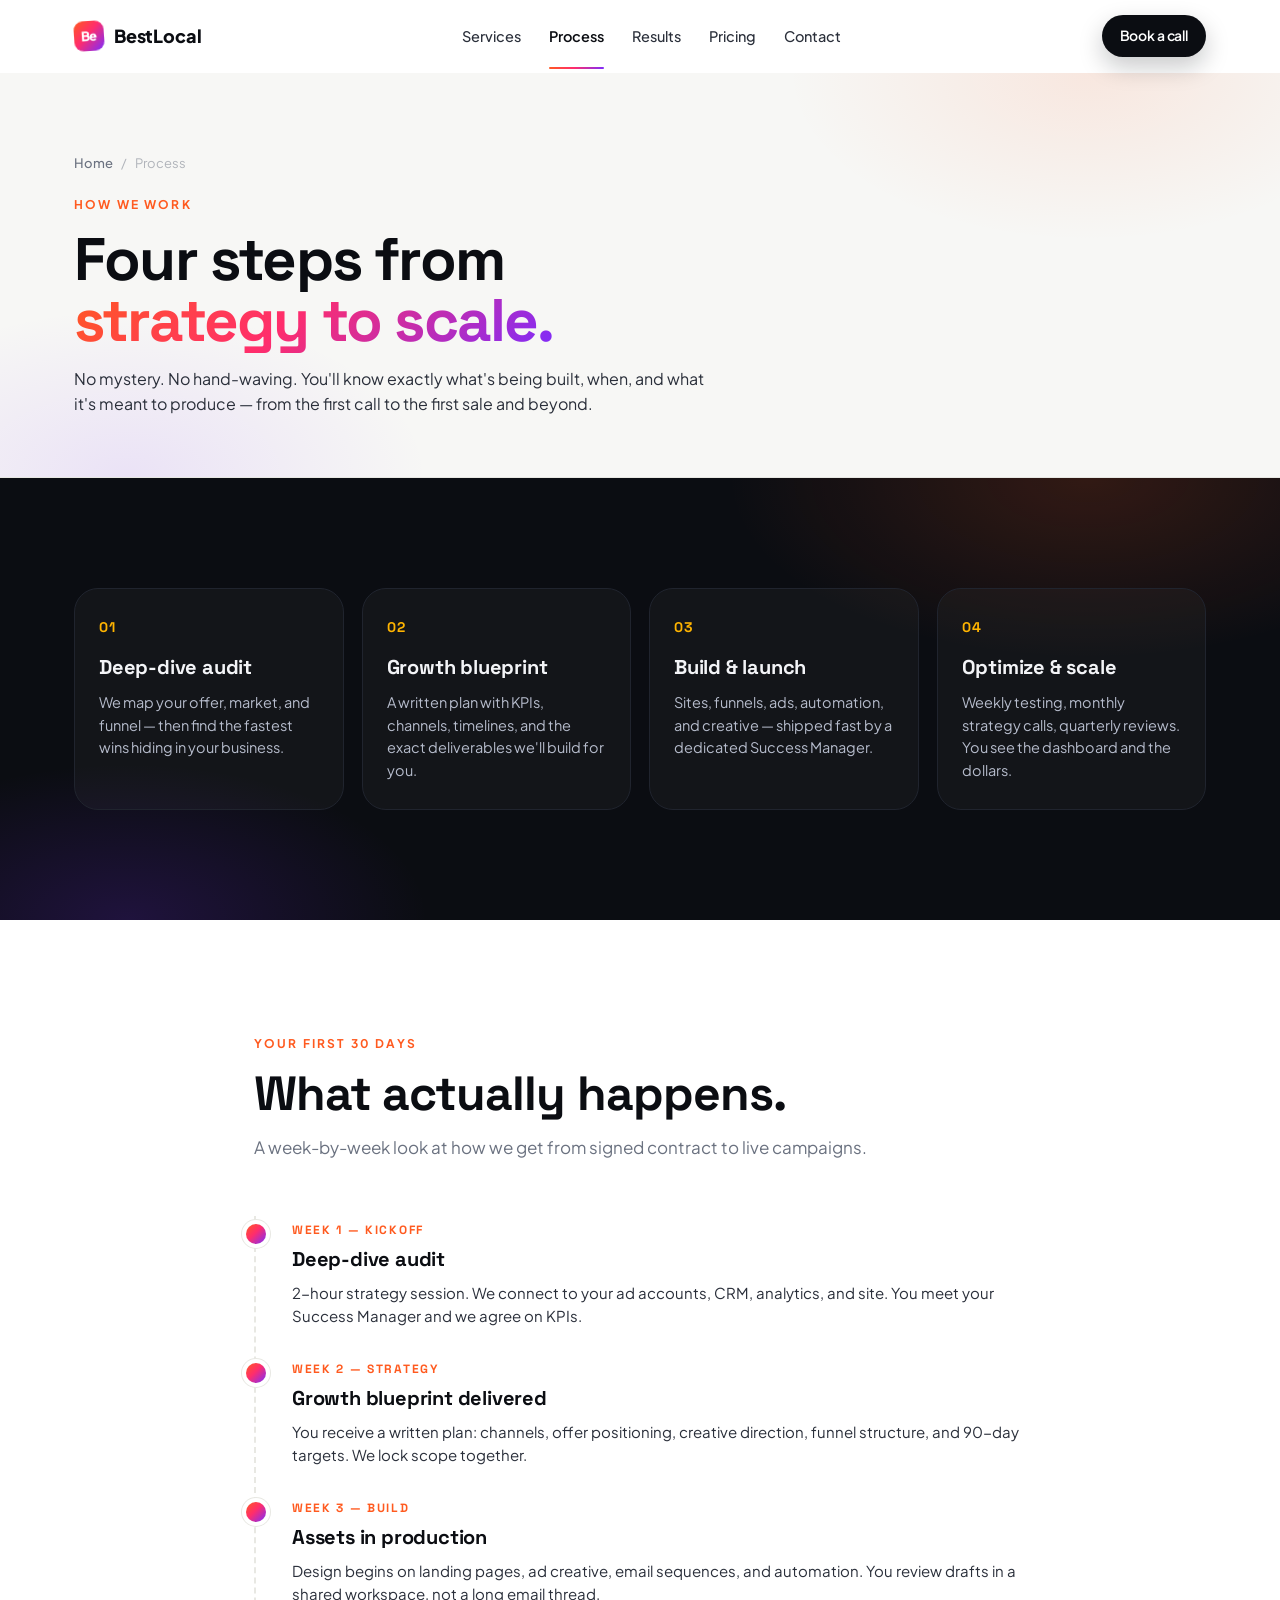
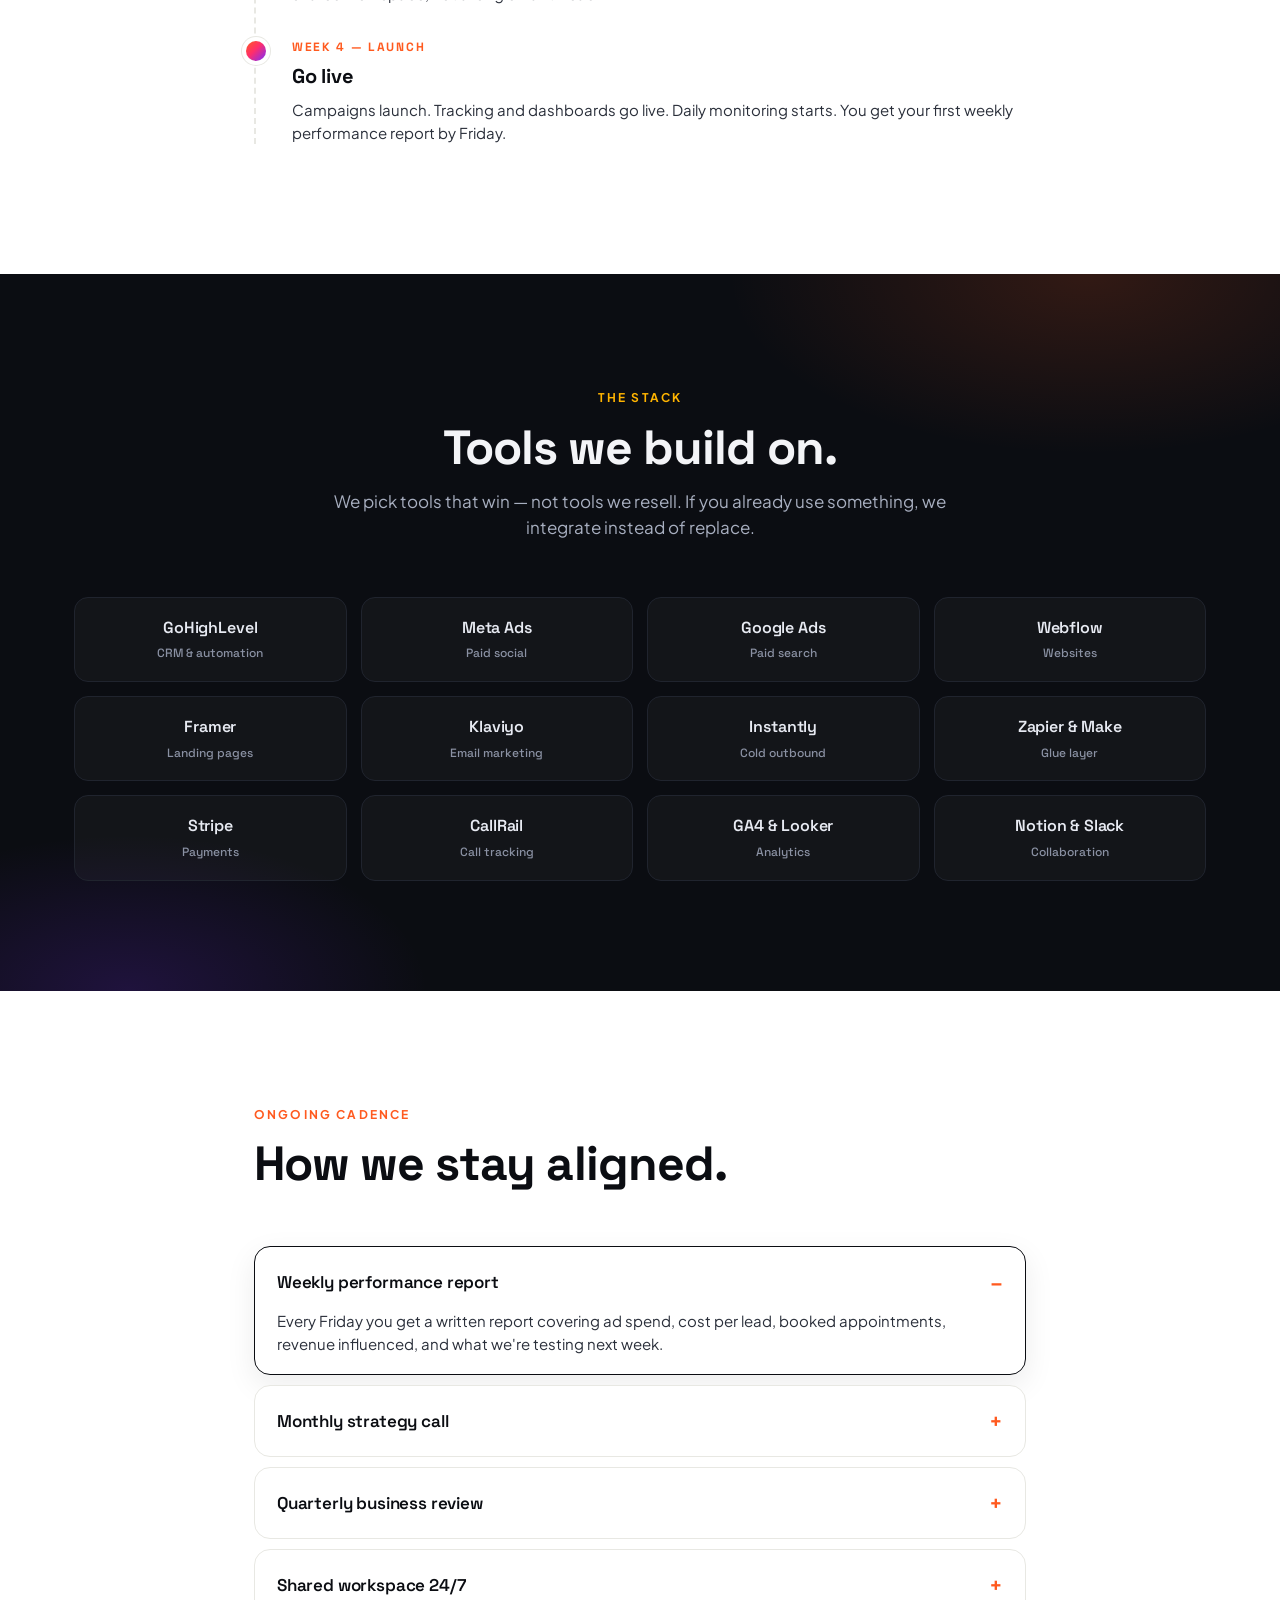
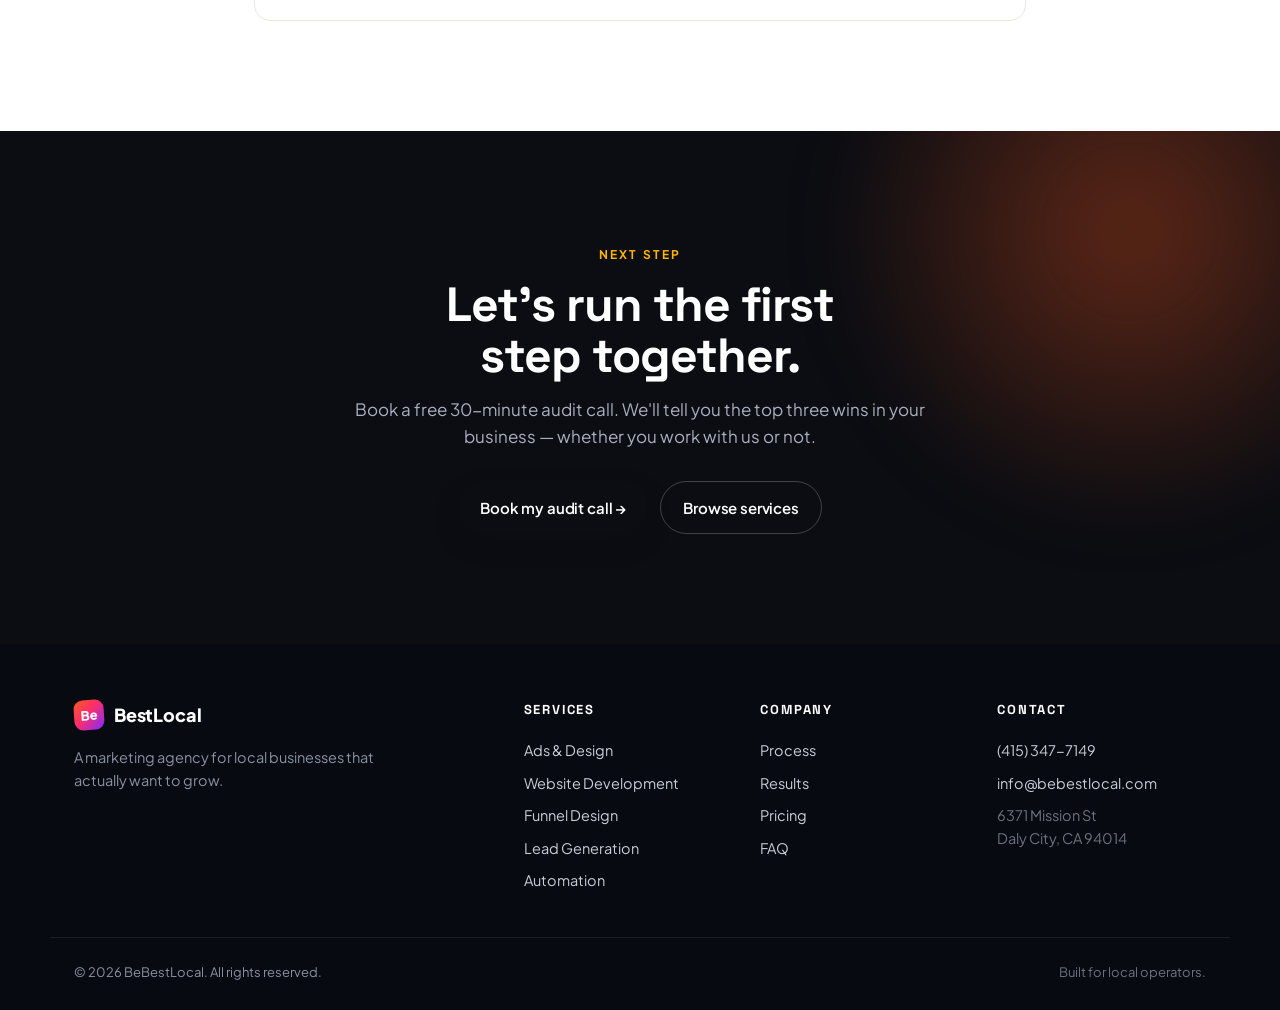
<file: bebestlocal/process.html>
<!doctype html>
<html lang="en">
<head>
<meta charset="utf-8" />
<meta name="viewport" content="width=device-width,initial-scale=1" />
<title>Process — BeBestLocal</title>
<meta name="description" content="How we work. A clear four-step process from deep-dive audit to optimize-and-scale, with timelines, deliverables, and the tools we use." />
<link rel="icon" type="image/svg+xml" href="favicon.svg" />
<link rel="apple-touch-icon" href="favicon.svg" />
<meta name="theme-color" content="#ff5a1f" />
<link rel="preconnect" href="https://fonts.googleapis.com">
<link rel="preconnect" href="https://fonts.gstatic.com" crossorigin>
<link href="https://fonts.googleapis.com/css2?family=Plus+Jakarta+Sans:wght@400;500;600;700;800&family=Space+Grotesk:wght@500;700&display=swap" rel="stylesheet">
<link rel="stylesheet" href="styles.css" />
</head>
<body>

<header class="nav" id="nav">
  <div class="container nav-inner">
    <a href="/" class="brand">
      <span class="brand-mark">Be</span><span>BestLocal</span>
    </a>
    <nav class="nav-links">
      <a href="services.html">Services</a>
      <a href="process.html" class="active">Process</a>
      <a href="results.html">Results</a>
      <a href="pricing.html">Pricing</a>
      <a href="contact.html">Contact</a>
    </nav>
    <a href="contact.html" class="btn btn-primary btn-sm">Book a call</a>
    <button class="nav-toggle" aria-label="Menu" id="navToggle">
      <span></span><span></span><span></span>
    </button>
  </div>
</header>

<main>

<section class="page-hero">
  <div class="container">
    <div class="breadcrumbs">
      <a href="/">Home</a><span>/</span><span>Process</span>
    </div>
    <span class="kicker">How we work</span>
    <h1 class="h-display">Four steps from<br/><span class="grad-text">strategy to scale.</span></h1>
    <p class="lede">No mystery. No hand-waving. You'll know exactly what's being built, when, and what it's meant to produce — from the first call to the first sale and beyond.</p>
  </div>
</section>

<section class="section section-dark">
  <div class="container">
    <ol class="steps" style="margin-bottom:0">
      <li>
        <span class="step-n">01</span>
        <h4>Deep-dive audit</h4>
        <p>We map your offer, market, and funnel — then find the fastest wins hiding in your business.</p>
      </li>
      <li>
        <span class="step-n">02</span>
        <h4>Growth blueprint</h4>
        <p>A written plan with KPIs, channels, timelines, and the exact deliverables we'll build for you.</p>
      </li>
      <li>
        <span class="step-n">03</span>
        <h4>Build &amp; launch</h4>
        <p>Sites, funnels, ads, automation, and creative — shipped fast by a dedicated Success Manager.</p>
      </li>
      <li>
        <span class="step-n">04</span>
        <h4>Optimize &amp; scale</h4>
        <p>Weekly testing, monthly strategy calls, quarterly reviews. You see the dashboard and the dollars.</p>
      </li>
    </ol>
  </div>
</section>

<section class="section">
  <div class="container container-narrow">
    <div class="section-head section-head-left">
      <span class="kicker">Your first 30 days</span>
      <h2 class="h-2">What actually happens.</h2>
      <p class="sub" style="margin-left:0">A week-by-week look at how we get from signed contract to live campaigns.</p>
    </div>

    <ul class="timeline">
      <li>
        <span class="timeline-week">Week 1 — Kickoff</span>
        <h4>Deep-dive audit</h4>
        <p>2-hour strategy session. We connect to your ad accounts, CRM, analytics, and site. You meet your Success Manager and we agree on KPIs.</p>
      </li>
      <li>
        <span class="timeline-week">Week 2 — Strategy</span>
        <h4>Growth blueprint delivered</h4>
        <p>You receive a written plan: channels, offer positioning, creative direction, funnel structure, and 90-day targets. We lock scope together.</p>
      </li>
      <li>
        <span class="timeline-week">Week 3 — Build</span>
        <h4>Assets in production</h4>
        <p>Design begins on landing pages, ad creative, email sequences, and automation. You review drafts in a shared workspace, not a long email thread.</p>
      </li>
      <li>
        <span class="timeline-week">Week 4 — Launch</span>
        <h4>Go live</h4>
        <p>Campaigns launch. Tracking and dashboards go live. Daily monitoring starts. You get your first weekly performance report by Friday.</p>
      </li>
    </ul>
  </div>
</section>

<section class="section section-dark">
  <div class="container">
    <div class="section-head">
      <span class="kicker kicker-light">The stack</span>
      <h2 class="h-2">Tools we build on.</h2>
      <p class="sub sub-light">We pick tools that win — not tools we resell. If you already use something, we integrate instead of replace.</p>
    </div>

    <div class="tools">
      <div class="tool">GoHighLevel<small>CRM &amp; automation</small></div>
      <div class="tool">Meta Ads<small>Paid social</small></div>
      <div class="tool">Google Ads<small>Paid search</small></div>
      <div class="tool">Webflow<small>Websites</small></div>
      <div class="tool">Framer<small>Landing pages</small></div>
      <div class="tool">Klaviyo<small>Email marketing</small></div>
      <div class="tool">Instantly<small>Cold outbound</small></div>
      <div class="tool">Zapier &amp; Make<small>Glue layer</small></div>
      <div class="tool">Stripe<small>Payments</small></div>
      <div class="tool">CallRail<small>Call tracking</small></div>
      <div class="tool">GA4 &amp; Looker<small>Analytics</small></div>
      <div class="tool">Notion &amp; Slack<small>Collaboration</small></div>
    </div>
  </div>
</section>

<section class="section">
  <div class="container container-narrow">
    <div class="section-head section-head-left">
      <span class="kicker">Ongoing cadence</span>
      <h2 class="h-2">How we stay aligned.</h2>
    </div>

    <div class="faq">
      <details open>
        <summary>Weekly performance report</summary>
        <p>Every Friday you get a written report covering ad spend, cost per lead, booked appointments, revenue influenced, and what we're testing next week.</p>
      </details>
      <details>
        <summary>Monthly strategy call</summary>
        <p>A 45-minute call with your Success Manager to review the month, adjust priorities, and approve the next batch of creative and offers.</p>
      </details>
      <details>
        <summary>Quarterly business review</summary>
        <p>Deep retrospective every 90 days. What worked, what didn't, where to invest next. You leave with a refreshed roadmap.</p>
      </details>
      <details>
        <summary>Shared workspace 24/7</summary>
        <p>A dedicated Slack channel and Notion space. You can see deliverables, leave comments, and get replies in hours — not days.</p>
      </details>
    </div>
  </div>
</section>

<section class="section section-cta">
  <div class="cta-blob"></div>
  <div class="container">
    <div class="section-head" style="margin-bottom:32px">
      <span class="kicker kicker-light">Next step</span>
      <h2 class="h-2">Let's run the first<br/>step together.</h2>
      <p class="sub sub-light">Book a free 30-minute audit call. We'll tell you the top three wins in your business — whether you work with us or not.</p>
    </div>
    <div style="display:flex;justify-content:center;gap:12px;flex-wrap:wrap">
      <a href="contact.html" class="btn btn-primary">Book my audit call →</a>
      <a href="services.html" class="btn btn-outline">Browse services</a>
    </div>
  </div>
</section>

</main>

<footer class="footer">
  <div class="container footer-inner">
    <div>
      <a href="/" class="brand">
        <span class="brand-mark">Be</span><span>BestLocal</span>
      </a>
      <p class="footer-tag">A marketing agency for local businesses that actually want to grow.</p>
    </div>
    <div class="footer-cols">
      <div>
        <h5>Services</h5>
        <a href="services.html#ads">Ads &amp; Design</a>
        <a href="services.html#web">Website Development</a>
        <a href="services.html#funnel">Funnel Design</a>
        <a href="services.html#lead">Lead Generation</a>
        <a href="services.html#auto">Automation</a>
      </div>
      <div>
        <h5>Company</h5>
        <a href="process.html">Process</a>
        <a href="results.html">Results</a>
        <a href="pricing.html">Pricing</a>
        <a href="pricing.html#faq">FAQ</a>
      </div>
      <div>
        <h5>Contact</h5>
        <a href="tel:+14153477149">(415) 347-7149</a>
        <a href="mailto:info@bebestlocal.com">info@bebestlocal.com</a>
        <span class="muted">6371 Mission St<br/>Daly City, CA 94014</span>
      </div>
    </div>
  </div>
  <div class="container footer-bottom">
    <span>© <span id="yr"></span> BeBestLocal. All rights reserved.</span>
    <span class="muted">Built for local operators.</span>
  </div>
</footer>

<script src="script.js"></script>
</body>
</html>
</file>
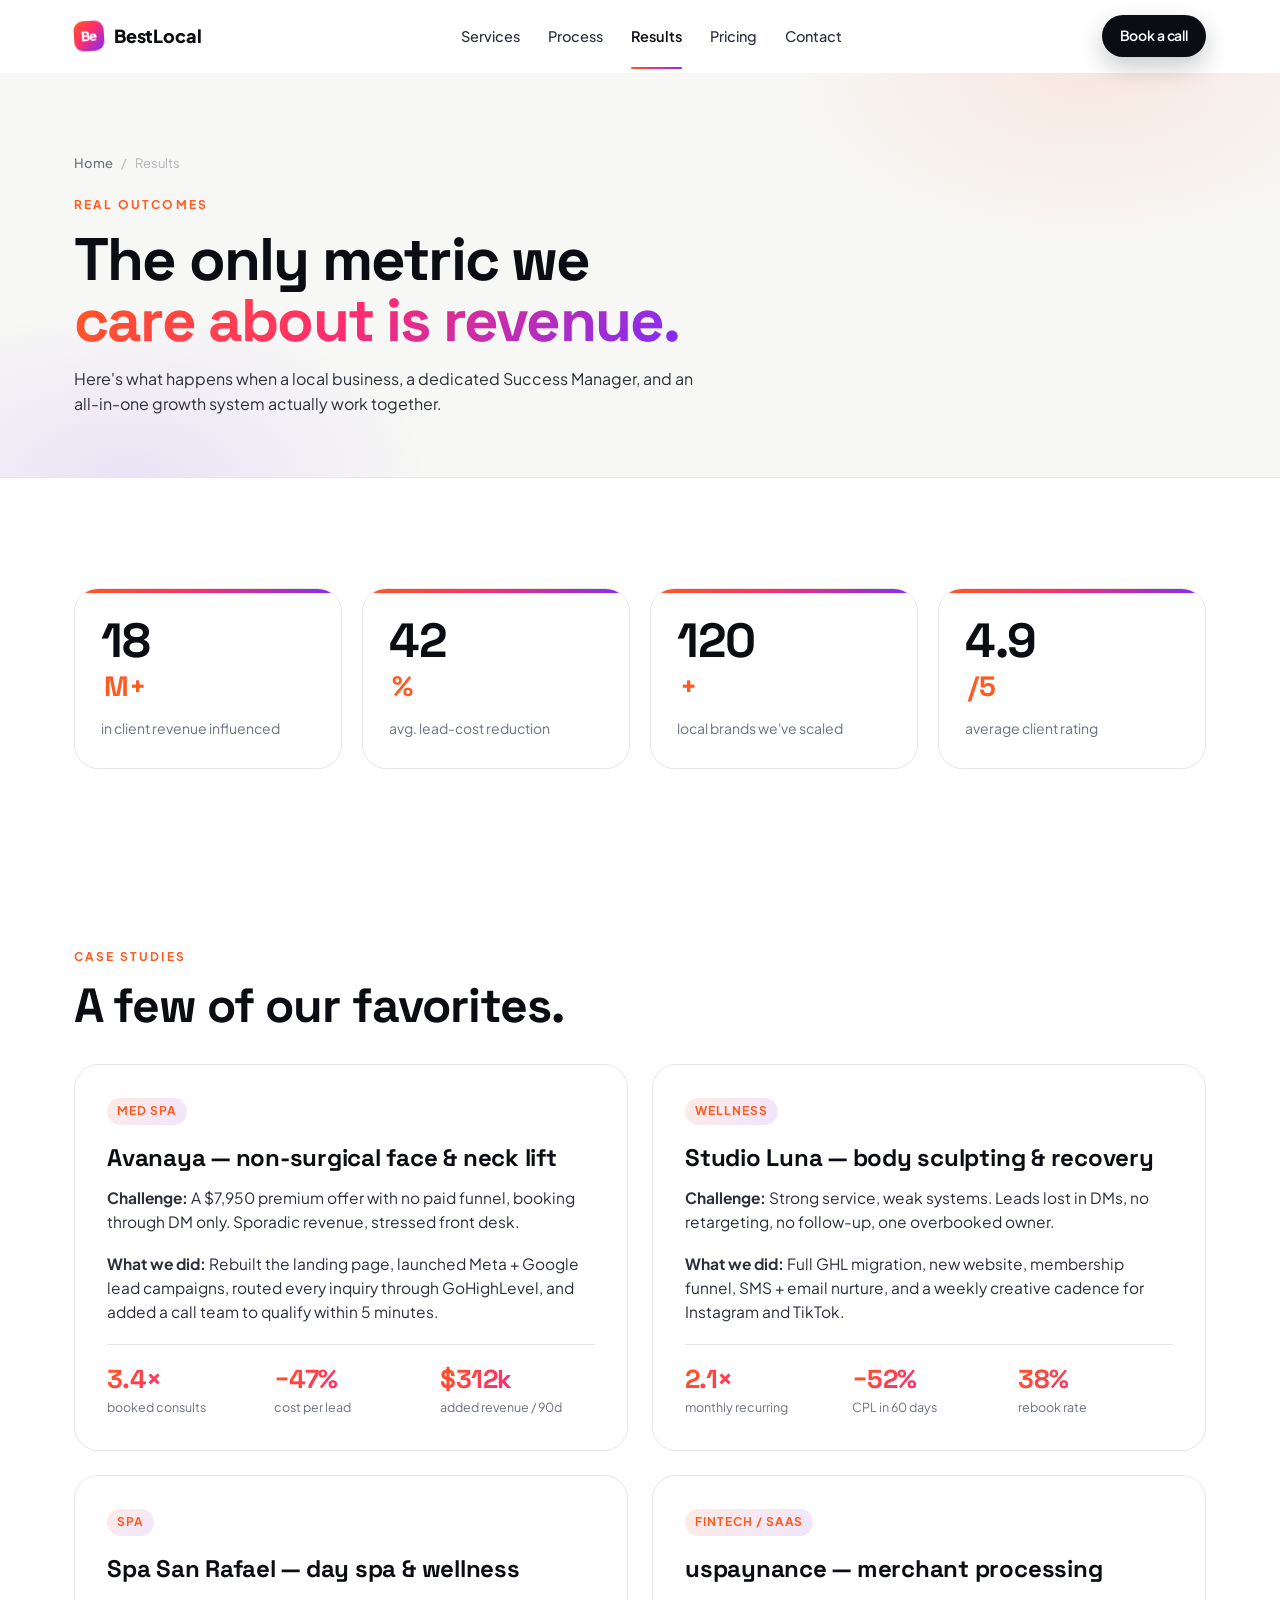
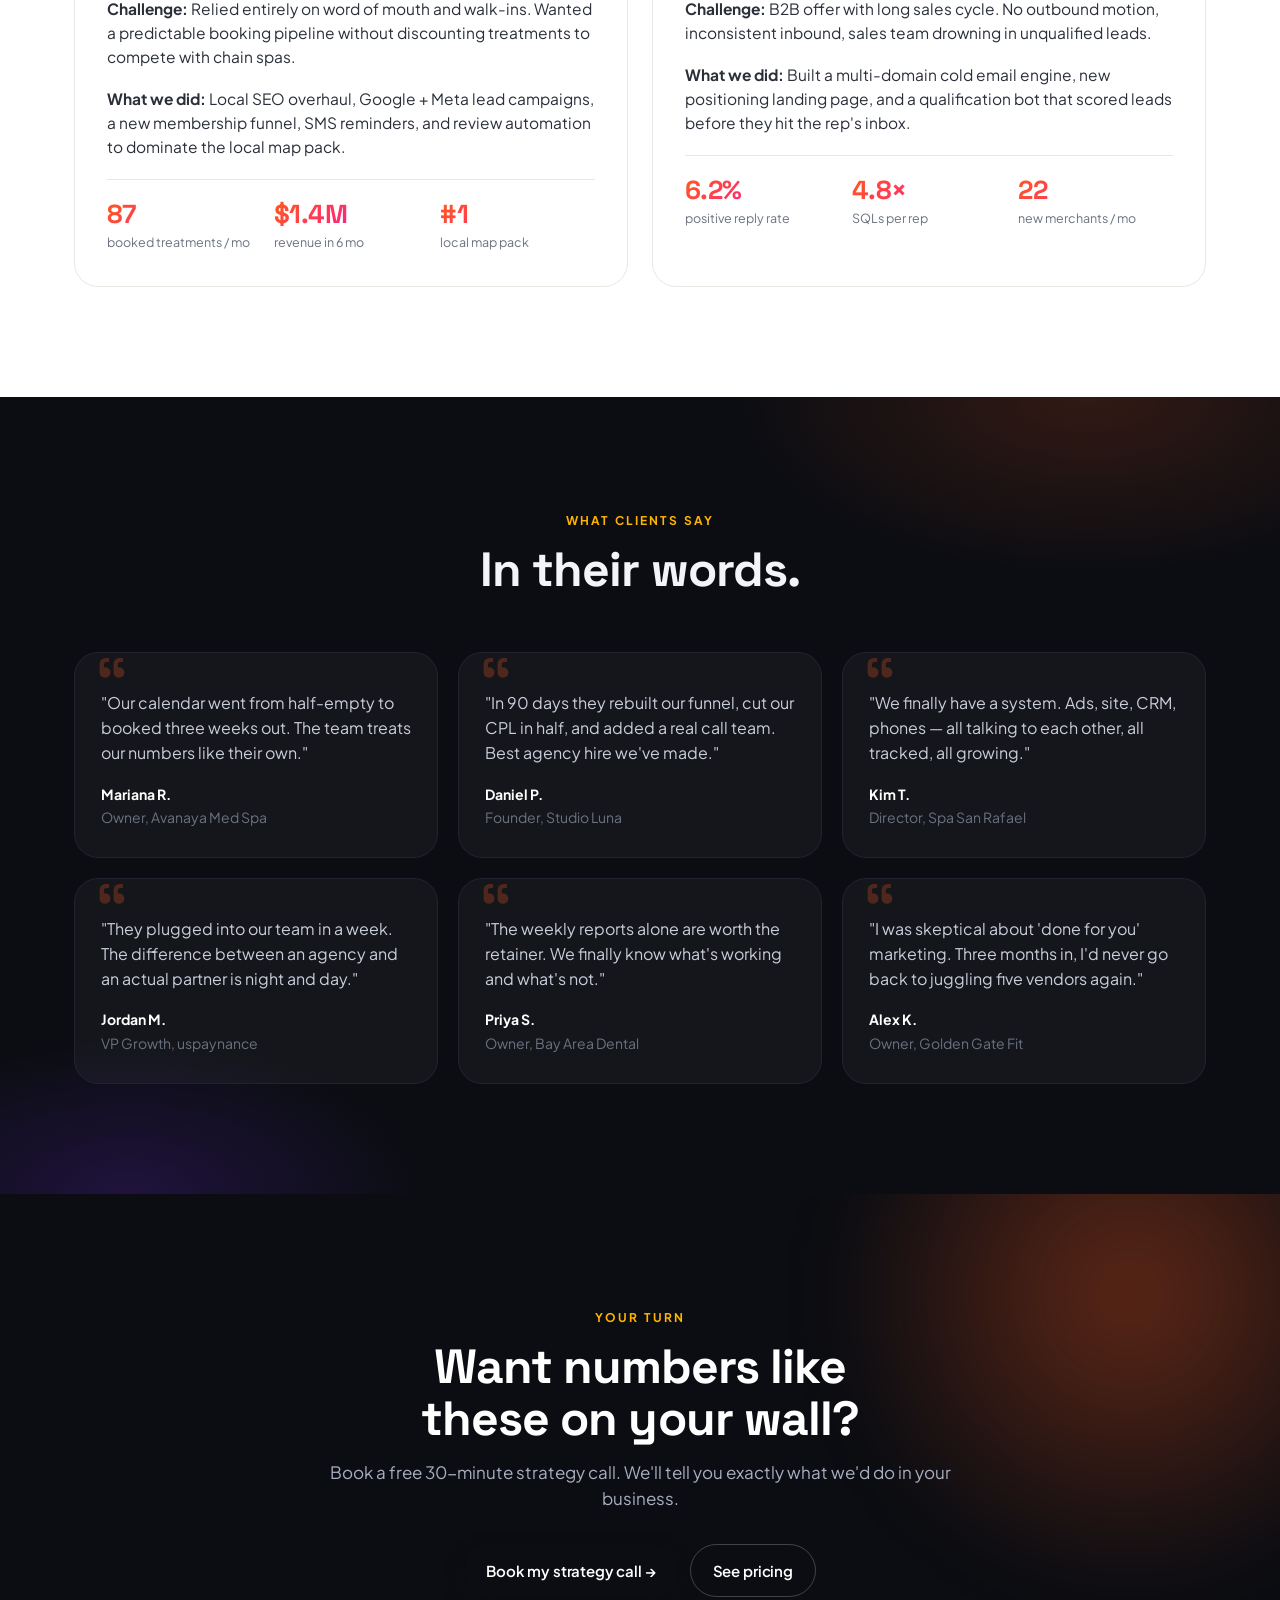
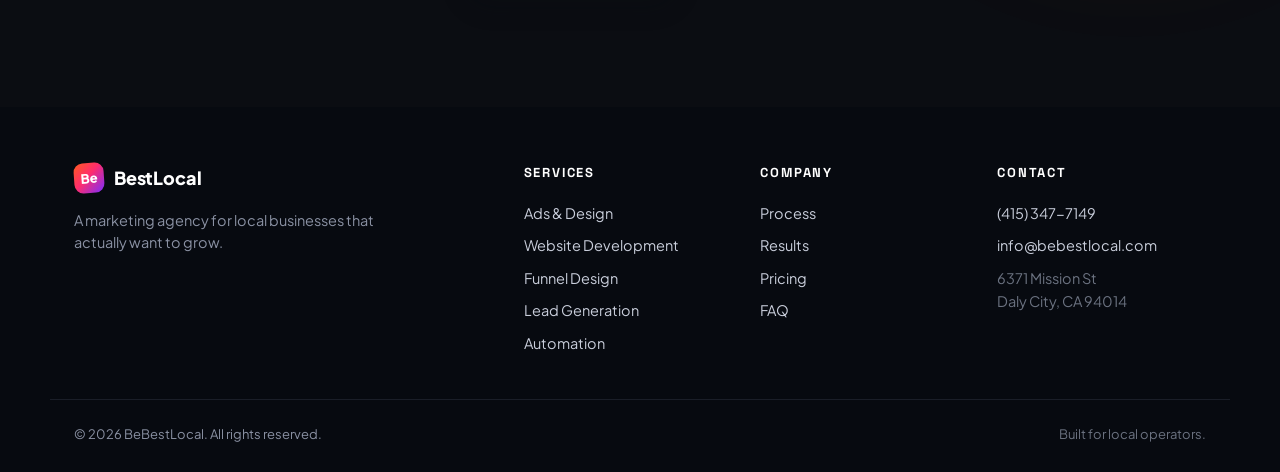
<file: bebestlocal/results.html>
<!doctype html>
<html lang="en">
<head>
<meta charset="utf-8" />
<meta name="viewport" content="width=device-width,initial-scale=1" />
<title>Results — BeBestLocal</title>
<meta name="description" content="Real case studies and numbers from local businesses we've helped grow — med spas, service brands, and e-commerce operators." />
<link rel="icon" type="image/svg+xml" href="favicon.svg" />
<link rel="apple-touch-icon" href="favicon.svg" />
<meta name="theme-color" content="#ff5a1f" />
<link rel="preconnect" href="https://fonts.googleapis.com">
<link rel="preconnect" href="https://fonts.gstatic.com" crossorigin>
<link href="https://fonts.googleapis.com/css2?family=Plus+Jakarta+Sans:wght@400;500;600;700;800&family=Space+Grotesk:wght@500;700&display=swap" rel="stylesheet">
<link rel="stylesheet" href="styles.css" />
</head>
<body>

<header class="nav" id="nav">
  <div class="container nav-inner">
    <a href="/" class="brand">
      <span class="brand-mark">Be</span><span>BestLocal</span>
    </a>
    <nav class="nav-links">
      <a href="services.html">Services</a>
      <a href="process.html">Process</a>
      <a href="results.html" class="active">Results</a>
      <a href="pricing.html">Pricing</a>
      <a href="contact.html">Contact</a>
    </nav>
    <a href="contact.html" class="btn btn-primary btn-sm">Book a call</a>
    <button class="nav-toggle" aria-label="Menu" id="navToggle">
      <span></span><span></span><span></span>
    </button>
  </div>
</header>

<main>

<section class="page-hero">
  <div class="container">
    <div class="breadcrumbs">
      <a href="/">Home</a><span>/</span><span>Results</span>
    </div>
    <span class="kicker">Real outcomes</span>
    <h1 class="h-display">The only metric we<br/><span class="grad-text">care about is revenue.</span></h1>
    <p class="lede">Here's what happens when a local business, a dedicated Success Manager, and an all-in-one growth system actually work together.</p>
  </div>
</section>

<section class="section">
  <div class="container">
    <div class="stats">
      <div class="stat">
        <div class="stat-n" data-count="18">0</div>
        <div class="stat-suffix">M+</div>
        <div class="stat-l">in client revenue influenced</div>
      </div>
      <div class="stat">
        <div class="stat-n" data-count="42">0</div>
        <div class="stat-suffix">%</div>
        <div class="stat-l">avg. lead-cost reduction</div>
      </div>
      <div class="stat">
        <div class="stat-n" data-count="120">0</div>
        <div class="stat-suffix">+</div>
        <div class="stat-l">local brands we've scaled</div>
      </div>
      <div class="stat">
        <div class="stat-n" data-count="4.9">0</div>
        <div class="stat-suffix">/5</div>
        <div class="stat-l">average client rating</div>
      </div>
    </div>
  </div>
</section>

<section class="section" style="padding-top:0">
  <div class="container">
    <div class="section-head section-head-left" style="margin-bottom:32px">
      <span class="kicker">Case studies</span>
      <h2 class="h-2">A few of our favorites.</h2>
    </div>

    <div class="cases">
      <article class="case">
        <span class="case-tag">Med Spa</span>
        <h3>Avanaya — non-surgical face &amp; neck lift</h3>
        <p><strong>Challenge:</strong> A $7,950 premium offer with no paid funnel, booking through DM only. Sporadic revenue, stressed front desk.</p>
        <p><strong>What we did:</strong> Rebuilt the landing page, launched Meta + Google lead campaigns, routed every inquiry through GoHighLevel, and added a call team to qualify within 5 minutes.</p>
        <div class="case-metrics">
          <div class="case-metric"><strong>3.4×</strong><span>booked consults</span></div>
          <div class="case-metric"><strong>−47%</strong><span>cost per lead</span></div>
          <div class="case-metric"><strong>$312k</strong><span>added revenue / 90d</span></div>
        </div>
      </article>

      <article class="case">
        <span class="case-tag">Wellness</span>
        <h3>Studio Luna — body sculpting &amp; recovery</h3>
        <p><strong>Challenge:</strong> Strong service, weak systems. Leads lost in DMs, no retargeting, no follow-up, one overbooked owner.</p>
        <p><strong>What we did:</strong> Full GHL migration, new website, membership funnel, SMS + email nurture, and a weekly creative cadence for Instagram and TikTok.</p>
        <div class="case-metrics">
          <div class="case-metric"><strong>2.1×</strong><span>monthly recurring</span></div>
          <div class="case-metric"><strong>−52%</strong><span>CPL in 60 days</span></div>
          <div class="case-metric"><strong>38%</strong><span>rebook rate</span></div>
        </div>
      </article>

      <article class="case">
        <span class="case-tag">Spa</span>
        <h3>Spa San Rafael — day spa &amp; wellness</h3>
        <p><strong>Challenge:</strong> Relied entirely on word of mouth and walk-ins. Wanted a predictable booking pipeline without discounting treatments to compete with chain spas.</p>
        <p><strong>What we did:</strong> Local SEO overhaul, Google + Meta lead campaigns, a new membership funnel, SMS reminders, and review automation to dominate the local map pack.</p>
        <div class="case-metrics">
          <div class="case-metric"><strong>87</strong><span>booked treatments / mo</span></div>
          <div class="case-metric"><strong>$1.4M</strong><span>revenue in 6 mo</span></div>
          <div class="case-metric"><strong>#1</strong><span>local map pack</span></div>
        </div>
      </article>

      <article class="case">
        <span class="case-tag">Fintech / SaaS</span>
        <h3>uspaynance — merchant processing</h3>
        <p><strong>Challenge:</strong> B2B offer with long sales cycle. No outbound motion, inconsistent inbound, sales team drowning in unqualified leads.</p>
        <p><strong>What we did:</strong> Built a multi-domain cold email engine, new positioning landing page, and a qualification bot that scored leads before they hit the rep's inbox.</p>
        <div class="case-metrics">
          <div class="case-metric"><strong>6.2%</strong><span>positive reply rate</span></div>
          <div class="case-metric"><strong>4.8×</strong><span>SQLs per rep</span></div>
          <div class="case-metric"><strong>22</strong><span>new merchants / mo</span></div>
        </div>
      </article>
    </div>
  </div>
</section>

<section class="section section-dark">
  <div class="container">
    <div class="section-head">
      <span class="kicker kicker-light">What clients say</span>
      <h2 class="h-2">In their words.</h2>
    </div>

    <div class="quotes">
      <figure class="quote" style="background:rgba(255,255,255,.04);border-color:var(--dark-line);color:#e7eaf2">
        <blockquote style="color:#c9cedb">"Our calendar went from half-empty to booked three weeks out. The team treats our numbers like their own."</blockquote>
        <figcaption>
          <strong style="color:#fff">Mariana R.</strong><span>Owner, Avanaya Med Spa</span>
        </figcaption>
      </figure>
      <figure class="quote" style="background:rgba(255,255,255,.04);border-color:var(--dark-line);color:#e7eaf2">
        <blockquote style="color:#c9cedb">"In 90 days they rebuilt our funnel, cut our CPL in half, and added a real call team. Best agency hire we've made."</blockquote>
        <figcaption>
          <strong style="color:#fff">Daniel P.</strong><span>Founder, Studio Luna</span>
        </figcaption>
      </figure>
      <figure class="quote" style="background:rgba(255,255,255,.04);border-color:var(--dark-line);color:#e7eaf2">
        <blockquote style="color:#c9cedb">"We finally have a system. Ads, site, CRM, phones — all talking to each other, all tracked, all growing."</blockquote>
        <figcaption>
          <strong style="color:#fff">Kim T.</strong><span>Director, Spa San Rafael</span>
        </figcaption>
      </figure>
      <figure class="quote" style="background:rgba(255,255,255,.04);border-color:var(--dark-line);color:#e7eaf2">
        <blockquote style="color:#c9cedb">"They plugged into our team in a week. The difference between an agency and an actual partner is night and day."</blockquote>
        <figcaption>
          <strong style="color:#fff">Jordan M.</strong><span>VP Growth, uspaynance</span>
        </figcaption>
      </figure>
      <figure class="quote" style="background:rgba(255,255,255,.04);border-color:var(--dark-line);color:#e7eaf2">
        <blockquote style="color:#c9cedb">"The weekly reports alone are worth the retainer. We finally know what's working and what's not."</blockquote>
        <figcaption>
          <strong style="color:#fff">Priya S.</strong><span>Owner, Bay Area Dental</span>
        </figcaption>
      </figure>
      <figure class="quote" style="background:rgba(255,255,255,.04);border-color:var(--dark-line);color:#e7eaf2">
        <blockquote style="color:#c9cedb">"I was skeptical about 'done for you' marketing. Three months in, I'd never go back to juggling five vendors again."</blockquote>
        <figcaption>
          <strong style="color:#fff">Alex K.</strong><span>Owner, Golden Gate Fit</span>
        </figcaption>
      </figure>
    </div>
  </div>
</section>

<section class="section section-cta">
  <div class="cta-blob"></div>
  <div class="container">
    <div class="section-head" style="margin-bottom:32px">
      <span class="kicker kicker-light">Your turn</span>
      <h2 class="h-2">Want numbers like<br/>these on your wall?</h2>
      <p class="sub sub-light">Book a free 30-minute strategy call. We'll tell you exactly what we'd do in your business.</p>
    </div>
    <div style="display:flex;justify-content:center;gap:12px;flex-wrap:wrap">
      <a href="contact.html" class="btn btn-primary">Book my strategy call →</a>
      <a href="pricing.html" class="btn btn-outline">See pricing</a>
    </div>
  </div>
</section>

</main>

<footer class="footer">
  <div class="container footer-inner">
    <div>
      <a href="/" class="brand">
        <span class="brand-mark">Be</span><span>BestLocal</span>
      </a>
      <p class="footer-tag">A marketing agency for local businesses that actually want to grow.</p>
    </div>
    <div class="footer-cols">
      <div>
        <h5>Services</h5>
        <a href="services.html#ads">Ads &amp; Design</a>
        <a href="services.html#web">Website Development</a>
        <a href="services.html#funnel">Funnel Design</a>
        <a href="services.html#lead">Lead Generation</a>
        <a href="services.html#auto">Automation</a>
      </div>
      <div>
        <h5>Company</h5>
        <a href="process.html">Process</a>
        <a href="results.html">Results</a>
        <a href="pricing.html">Pricing</a>
        <a href="pricing.html#faq">FAQ</a>
      </div>
      <div>
        <h5>Contact</h5>
        <a href="tel:+14153477149">(415) 347-7149</a>
        <a href="mailto:info@bebestlocal.com">info@bebestlocal.com</a>
        <span class="muted">6371 Mission St<br/>Daly City, CA 94014</span>
      </div>
    </div>
  </div>
  <div class="container footer-bottom">
    <span>© <span id="yr"></span> BeBestLocal. All rights reserved.</span>
    <span class="muted">Built for local operators.</span>
  </div>
</footer>

<script src="script.js"></script>
</body>
</html>
</file>
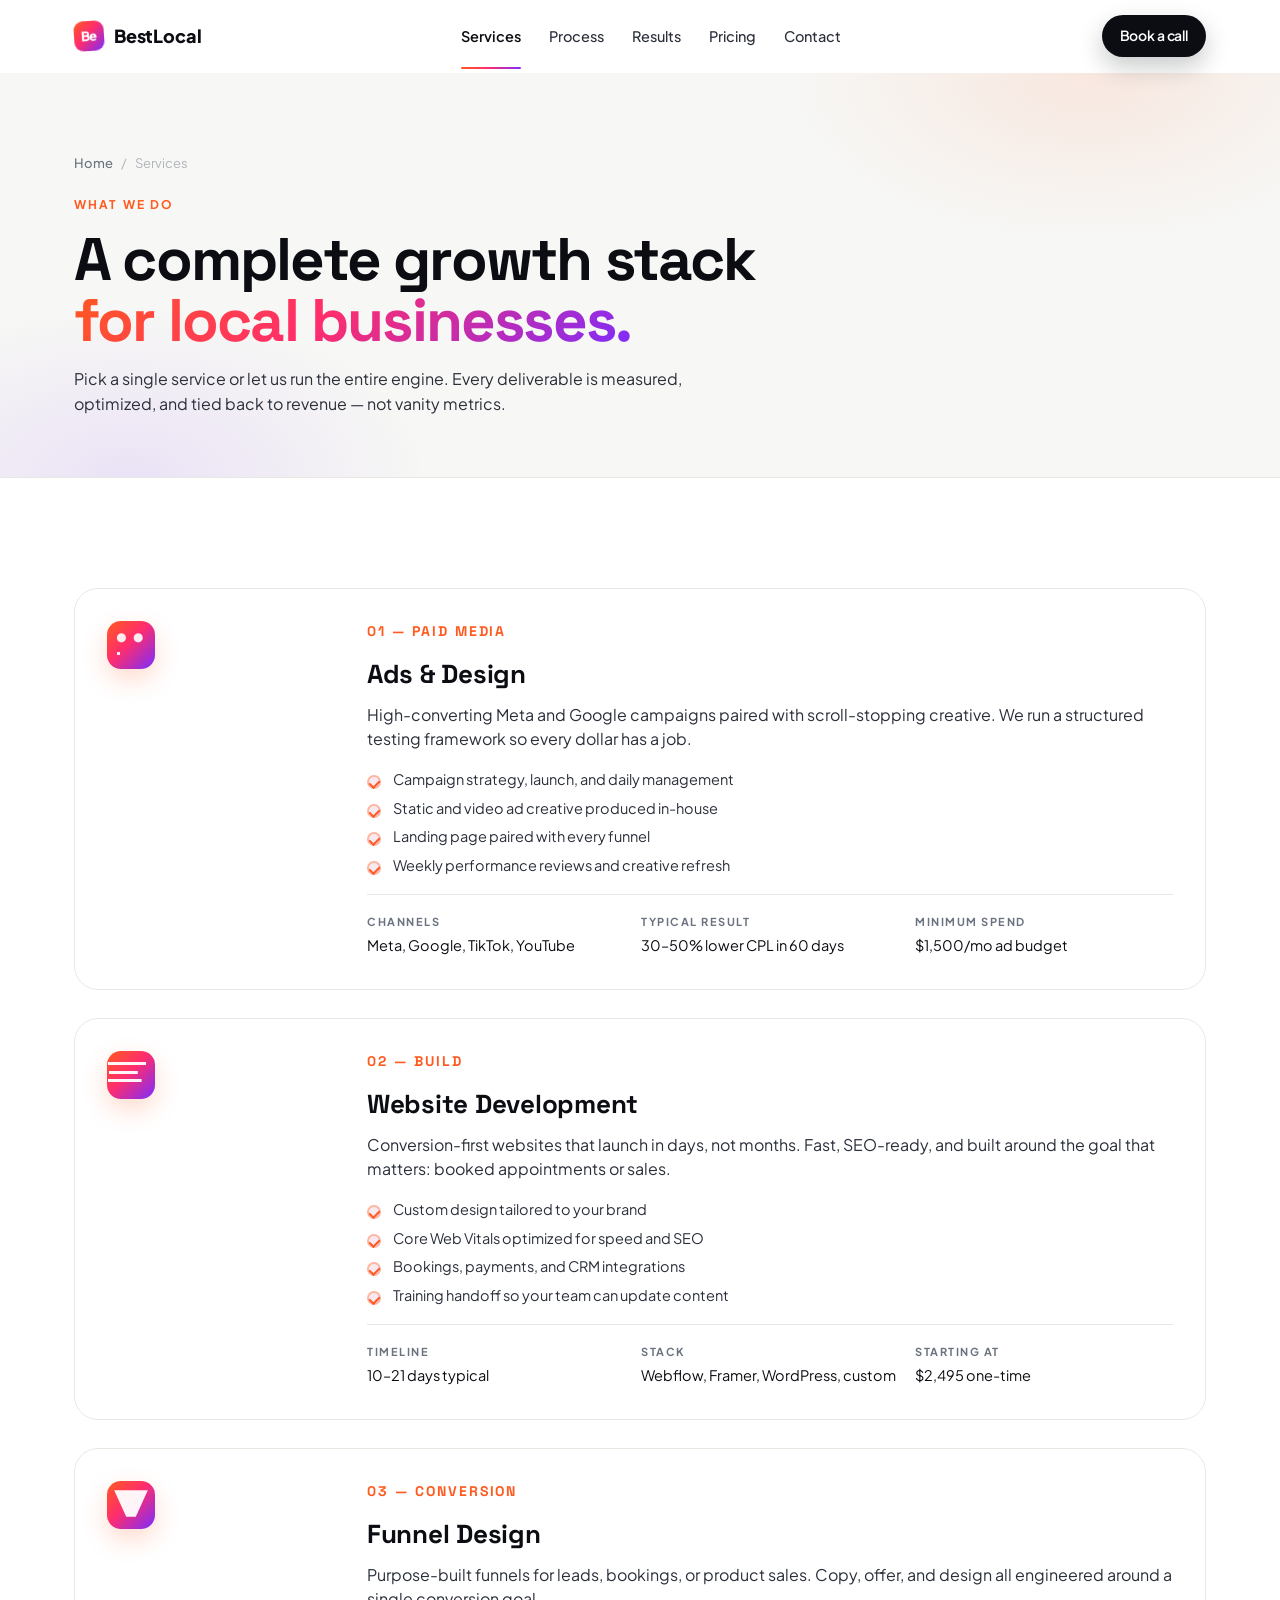
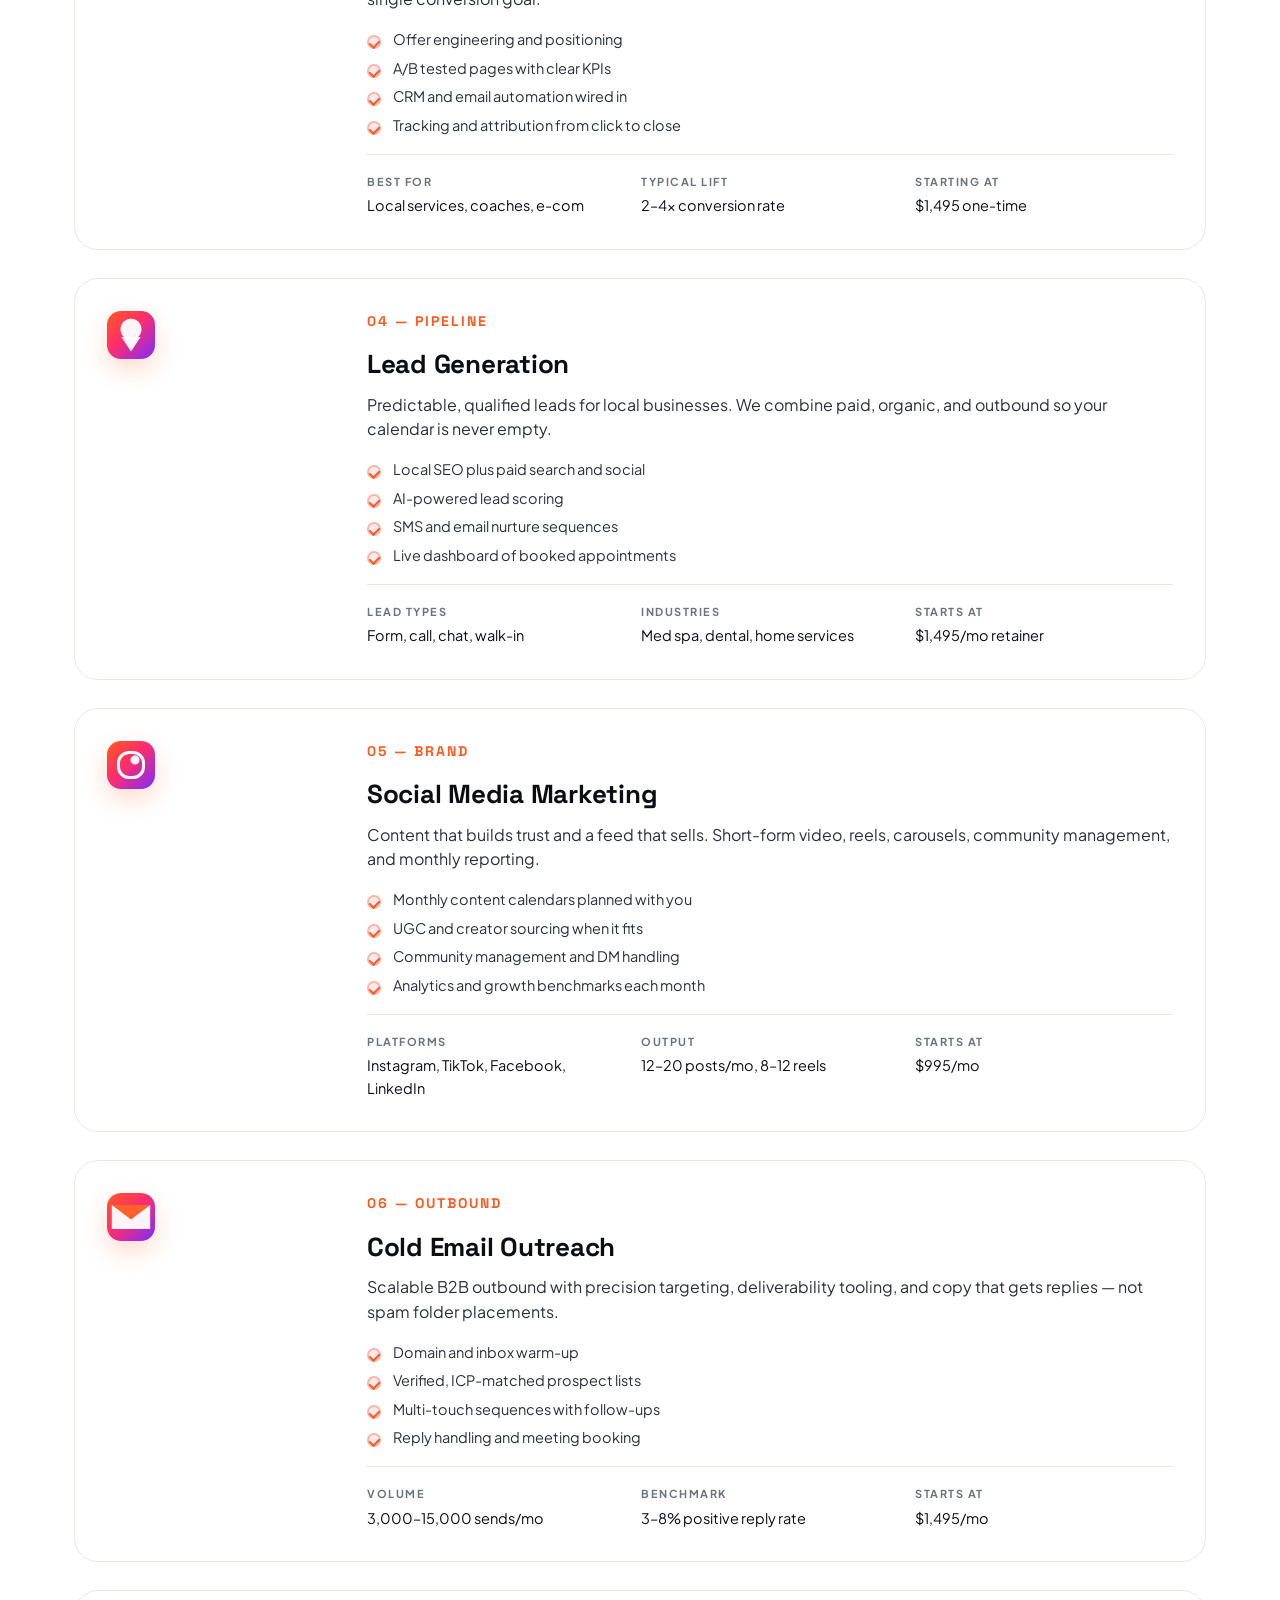
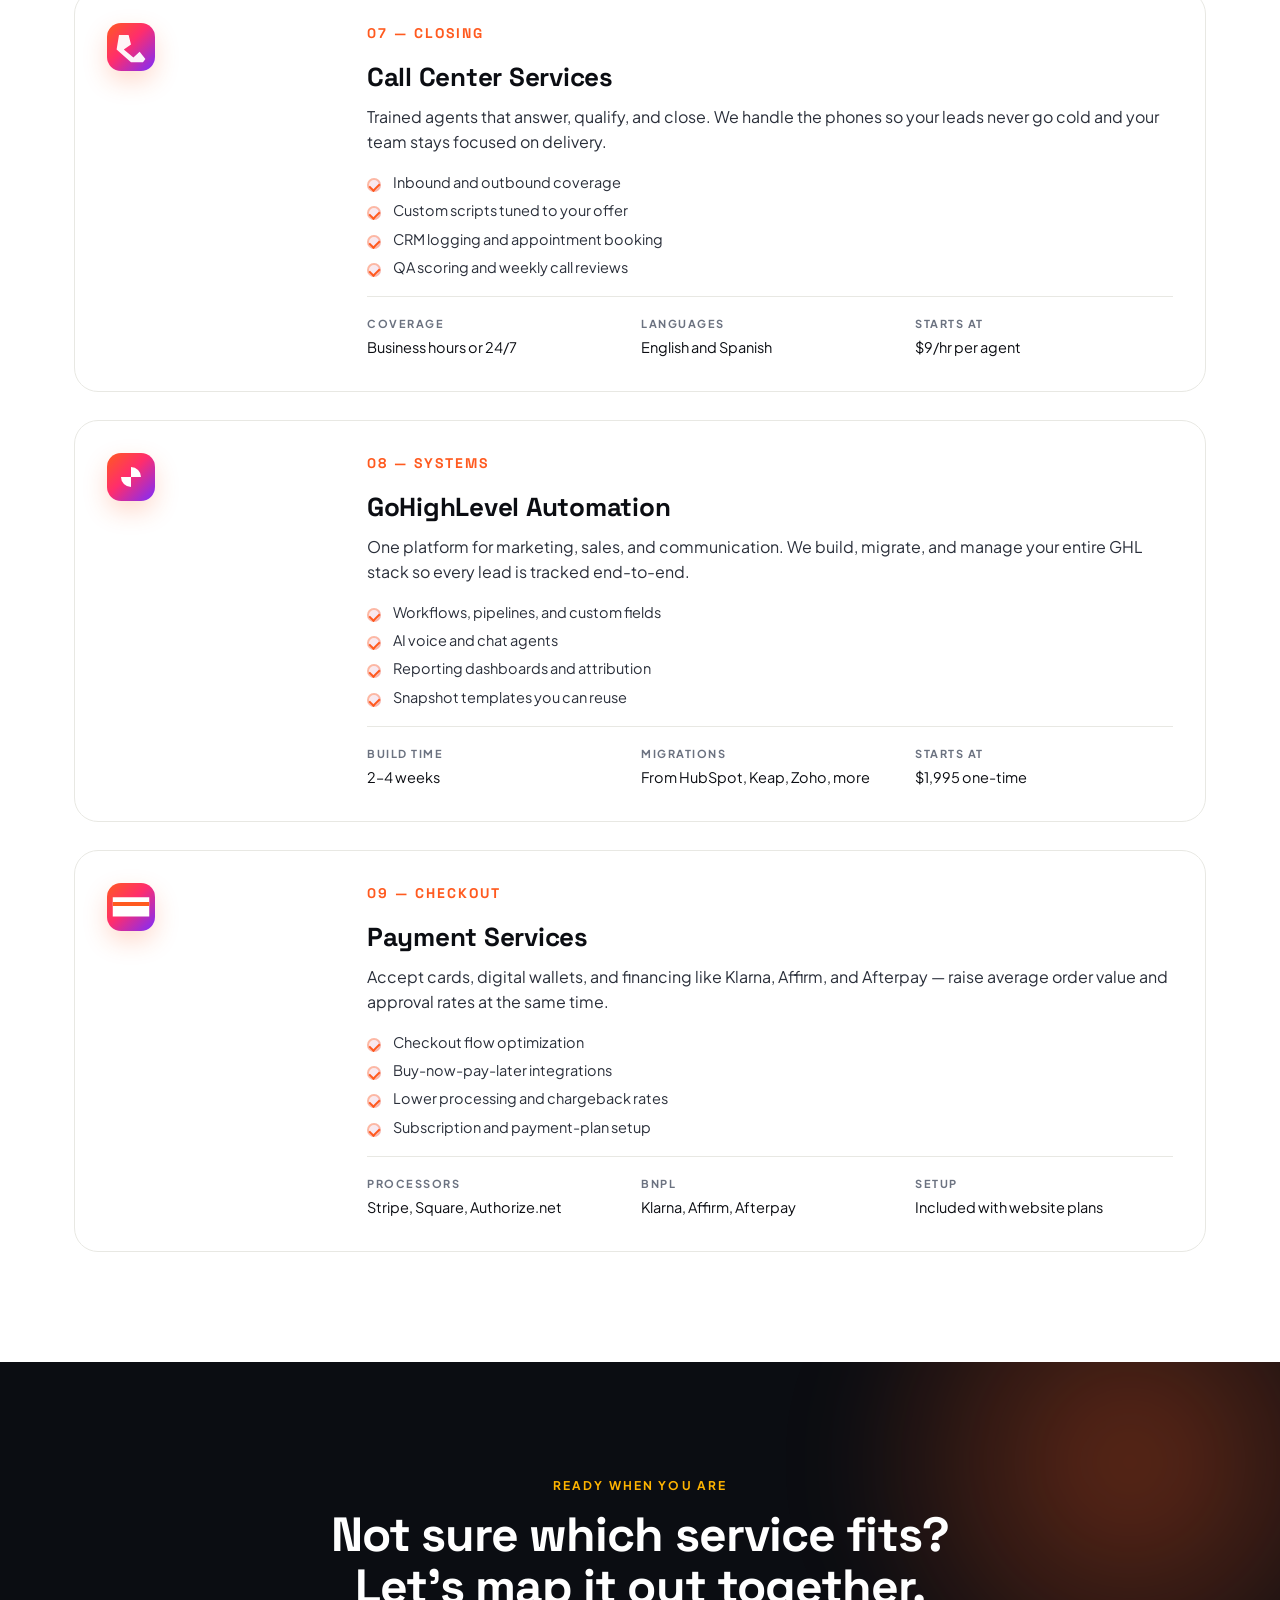
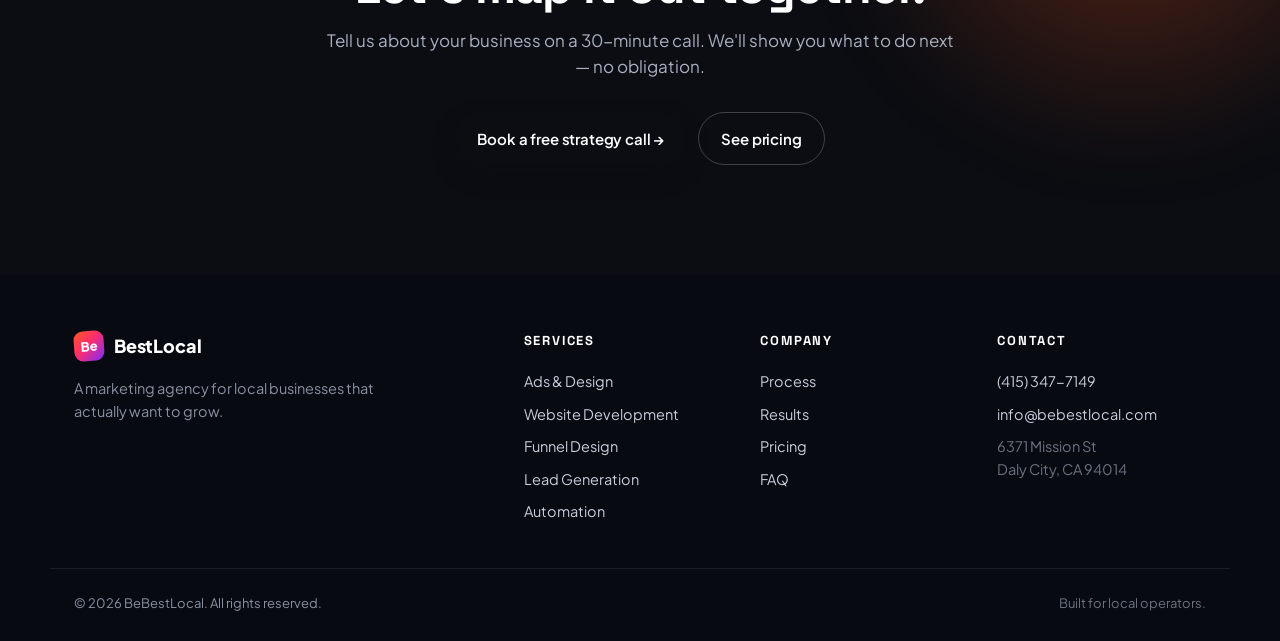
<file: bebestlocal/services.html>
<!doctype html>
<html lang="en">
<head>
<meta charset="utf-8" />
<meta name="viewport" content="width=device-width,initial-scale=1" />
<title>Services — BeBestLocal</title>
<meta name="description" content="Full-stack marketing services for local businesses: ads, websites, funnels, lead gen, automation, social, email, and call center." />
<link rel="icon" type="image/svg+xml" href="favicon.svg" />
<link rel="apple-touch-icon" href="favicon.svg" />
<meta name="theme-color" content="#ff5a1f" />
<link rel="preconnect" href="https://fonts.googleapis.com">
<link rel="preconnect" href="https://fonts.gstatic.com" crossorigin>
<link href="https://fonts.googleapis.com/css2?family=Plus+Jakarta+Sans:wght@400;500;600;700;800&family=Space+Grotesk:wght@500;700&display=swap" rel="stylesheet">
<link rel="stylesheet" href="styles.css" />
</head>
<body>

<header class="nav" id="nav">
  <div class="container nav-inner">
    <a href="/" class="brand">
      <span class="brand-mark">Be</span><span>BestLocal</span>
    </a>
    <nav class="nav-links">
      <a href="services.html" class="active">Services</a>
      <a href="process.html">Process</a>
      <a href="results.html">Results</a>
      <a href="pricing.html">Pricing</a>
      <a href="contact.html">Contact</a>
    </nav>
    <a href="contact.html" class="btn btn-primary btn-sm">Book a call</a>
    <button class="nav-toggle" aria-label="Menu" id="navToggle">
      <span></span><span></span><span></span>
    </button>
  </div>
</header>

<main>

<section class="page-hero">
  <div class="container">
    <div class="breadcrumbs">
      <a href="/">Home</a><span>/</span><span>Services</span>
    </div>
    <span class="kicker">What we do</span>
    <h1 class="h-display">A complete growth stack<br/><span class="grad-text">for local businesses.</span></h1>
    <p class="lede">Pick a single service or let us run the entire engine. Every deliverable is measured, optimized, and tied back to revenue — not vanity metrics.</p>
  </div>
</section>

<section class="section">
  <div class="container">
    <div class="svc-list">

      <article class="svc-row" id="ads">
        <div>
          <div class="card-ic" data-ic="ads"></div>
        </div>
        <div>
          <div class="svc-num">01 — Paid media</div>
          <h3>Ads &amp; Design</h3>
          <p>High-converting Meta and Google campaigns paired with scroll-stopping creative. We run a structured testing framework so every dollar has a job.</p>
          <ul class="tick">
            <li>Campaign strategy, launch, and daily management</li>
            <li>Static and video ad creative produced in-house</li>
            <li>Landing page paired with every funnel</li>
            <li>Weekly performance reviews and creative refresh</li>
          </ul>
          <div class="svc-meta">
            <div><h5>Channels</h5><p>Meta, Google, TikTok, YouTube</p></div>
            <div><h5>Typical result</h5><p>30–50% lower CPL in 60 days</p></div>
            <div><h5>Minimum spend</h5><p>$1,500/mo ad budget</p></div>
          </div>
        </div>
      </article>

      <article class="svc-row" id="web">
        <div>
          <div class="card-ic" data-ic="web"></div>
        </div>
        <div>
          <div class="svc-num">02 — Build</div>
          <h3>Website Development</h3>
          <p>Conversion-first websites that launch in days, not months. Fast, SEO-ready, and built around the goal that matters: booked appointments or sales.</p>
          <ul class="tick">
            <li>Custom design tailored to your brand</li>
            <li>Core Web Vitals optimized for speed and SEO</li>
            <li>Bookings, payments, and CRM integrations</li>
            <li>Training handoff so your team can update content</li>
          </ul>
          <div class="svc-meta">
            <div><h5>Timeline</h5><p>10–21 days typical</p></div>
            <div><h5>Stack</h5><p>Webflow, Framer, WordPress, custom</p></div>
            <div><h5>Starting at</h5><p>$2,495 one-time</p></div>
          </div>
        </div>
      </article>

      <article class="svc-row" id="funnel">
        <div>
          <div class="card-ic" data-ic="funnel"></div>
        </div>
        <div>
          <div class="svc-num">03 — Conversion</div>
          <h3>Funnel Design</h3>
          <p>Purpose-built funnels for leads, bookings, or product sales. Copy, offer, and design all engineered around a single conversion goal.</p>
          <ul class="tick">
            <li>Offer engineering and positioning</li>
            <li>A/B tested pages with clear KPIs</li>
            <li>CRM and email automation wired in</li>
            <li>Tracking and attribution from click to close</li>
          </ul>
          <div class="svc-meta">
            <div><h5>Best for</h5><p>Local services, coaches, e-com</p></div>
            <div><h5>Typical lift</h5><p>2–4× conversion rate</p></div>
            <div><h5>Starting at</h5><p>$1,495 one-time</p></div>
          </div>
        </div>
      </article>

      <article class="svc-row" id="lead">
        <div>
          <div class="card-ic" data-ic="lead"></div>
        </div>
        <div>
          <div class="svc-num">04 — Pipeline</div>
          <h3>Lead Generation</h3>
          <p>Predictable, qualified leads for local businesses. We combine paid, organic, and outbound so your calendar is never empty.</p>
          <ul class="tick">
            <li>Local SEO plus paid search and social</li>
            <li>AI-powered lead scoring</li>
            <li>SMS and email nurture sequences</li>
            <li>Live dashboard of booked appointments</li>
          </ul>
          <div class="svc-meta">
            <div><h5>Lead types</h5><p>Form, call, chat, walk-in</p></div>
            <div><h5>Industries</h5><p>Med spa, dental, home services</p></div>
            <div><h5>Starts at</h5><p>$1,495/mo retainer</p></div>
          </div>
        </div>
      </article>

      <article class="svc-row" id="social">
        <div>
          <div class="card-ic" data-ic="social"></div>
        </div>
        <div>
          <div class="svc-num">05 — Brand</div>
          <h3>Social Media Marketing</h3>
          <p>Content that builds trust and a feed that sells. Short-form video, reels, carousels, community management, and monthly reporting.</p>
          <ul class="tick">
            <li>Monthly content calendars planned with you</li>
            <li>UGC and creator sourcing when it fits</li>
            <li>Community management and DM handling</li>
            <li>Analytics and growth benchmarks each month</li>
          </ul>
          <div class="svc-meta">
            <div><h5>Platforms</h5><p>Instagram, TikTok, Facebook, LinkedIn</p></div>
            <div><h5>Output</h5><p>12–20 posts/mo, 8–12 reels</p></div>
            <div><h5>Starts at</h5><p>$995/mo</p></div>
          </div>
        </div>
      </article>

      <article class="svc-row" id="email">
        <div>
          <div class="card-ic" data-ic="email"></div>
        </div>
        <div>
          <div class="svc-num">06 — Outbound</div>
          <h3>Cold Email Outreach</h3>
          <p>Scalable B2B outbound with precision targeting, deliverability tooling, and copy that gets replies — not spam folder placements.</p>
          <ul class="tick">
            <li>Domain and inbox warm-up</li>
            <li>Verified, ICP-matched prospect lists</li>
            <li>Multi-touch sequences with follow-ups</li>
            <li>Reply handling and meeting booking</li>
          </ul>
          <div class="svc-meta">
            <div><h5>Volume</h5><p>3,000–15,000 sends/mo</p></div>
            <div><h5>Benchmark</h5><p>3–8% positive reply rate</p></div>
            <div><h5>Starts at</h5><p>$1,495/mo</p></div>
          </div>
        </div>
      </article>

      <article class="svc-row" id="call">
        <div>
          <div class="card-ic" data-ic="call"></div>
        </div>
        <div>
          <div class="svc-num">07 — Closing</div>
          <h3>Call Center Services</h3>
          <p>Trained agents that answer, qualify, and close. We handle the phones so your leads never go cold and your team stays focused on delivery.</p>
          <ul class="tick">
            <li>Inbound and outbound coverage</li>
            <li>Custom scripts tuned to your offer</li>
            <li>CRM logging and appointment booking</li>
            <li>QA scoring and weekly call reviews</li>
          </ul>
          <div class="svc-meta">
            <div><h5>Coverage</h5><p>Business hours or 24/7</p></div>
            <div><h5>Languages</h5><p>English and Spanish</p></div>
            <div><h5>Starts at</h5><p>$9/hr per agent</p></div>
          </div>
        </div>
      </article>

      <article class="svc-row" id="auto">
        <div>
          <div class="card-ic" data-ic="auto"></div>
        </div>
        <div>
          <div class="svc-num">08 — Systems</div>
          <h3>GoHighLevel Automation</h3>
          <p>One platform for marketing, sales, and communication. We build, migrate, and manage your entire GHL stack so every lead is tracked end-to-end.</p>
          <ul class="tick">
            <li>Workflows, pipelines, and custom fields</li>
            <li>AI voice and chat agents</li>
            <li>Reporting dashboards and attribution</li>
            <li>Snapshot templates you can reuse</li>
          </ul>
          <div class="svc-meta">
            <div><h5>Build time</h5><p>2–4 weeks</p></div>
            <div><h5>Migrations</h5><p>From HubSpot, Keap, Zoho, more</p></div>
            <div><h5>Starts at</h5><p>$1,995 one-time</p></div>
          </div>
        </div>
      </article>

      <article class="svc-row" id="pay">
        <div>
          <div class="card-ic" data-ic="pay"></div>
        </div>
        <div>
          <div class="svc-num">09 — Checkout</div>
          <h3>Payment Services</h3>
          <p>Accept cards, digital wallets, and financing like Klarna, Affirm, and Afterpay — raise average order value and approval rates at the same time.</p>
          <ul class="tick">
            <li>Checkout flow optimization</li>
            <li>Buy-now-pay-later integrations</li>
            <li>Lower processing and chargeback rates</li>
            <li>Subscription and payment-plan setup</li>
          </ul>
          <div class="svc-meta">
            <div><h5>Processors</h5><p>Stripe, Square, Authorize.net</p></div>
            <div><h5>BNPL</h5><p>Klarna, Affirm, Afterpay</p></div>
            <div><h5>Setup</h5><p>Included with website plans</p></div>
          </div>
        </div>
      </article>

    </div>
  </div>
</section>

<section class="section section-cta">
  <div class="cta-blob"></div>
  <div class="container">
    <div class="section-head" style="margin-bottom:32px">
      <span class="kicker kicker-light">Ready when you are</span>
      <h2 class="h-2">Not sure which service fits?<br/>Let's map it out together.</h2>
      <p class="sub sub-light">Tell us about your business on a 30-minute call. We'll show you what to do next — no obligation.</p>
    </div>
    <div style="display:flex;justify-content:center;gap:12px;flex-wrap:wrap">
      <a href="contact.html" class="btn btn-primary">Book a free strategy call →</a>
      <a href="pricing.html" class="btn btn-outline">See pricing</a>
    </div>
  </div>
</section>

</main>

<footer class="footer">
  <div class="container footer-inner">
    <div>
      <a href="/" class="brand">
        <span class="brand-mark">Be</span><span>BestLocal</span>
      </a>
      <p class="footer-tag">A marketing agency for local businesses that actually want to grow.</p>
    </div>
    <div class="footer-cols">
      <div>
        <h5>Services</h5>
        <a href="services.html#ads">Ads &amp; Design</a>
        <a href="services.html#web">Website Development</a>
        <a href="services.html#funnel">Funnel Design</a>
        <a href="services.html#lead">Lead Generation</a>
        <a href="services.html#auto">Automation</a>
      </div>
      <div>
        <h5>Company</h5>
        <a href="process.html">Process</a>
        <a href="results.html">Results</a>
        <a href="pricing.html">Pricing</a>
        <a href="pricing.html#faq">FAQ</a>
      </div>
      <div>
        <h5>Contact</h5>
        <a href="tel:+14153477149">(415) 347-7149</a>
        <a href="mailto:info@bebestlocal.com">info@bebestlocal.com</a>
        <span class="muted">6371 Mission St<br/>Daly City, CA 94014</span>
      </div>
    </div>
  </div>
  <div class="container footer-bottom">
    <span>© <span id="yr"></span> BeBestLocal. All rights reserved.</span>
    <span class="muted">Built for local operators.</span>
  </div>
</footer>

<script src="script.js"></script>
</body>
</html>
</file>
<file: bebestlocal/styles.css>
:root{
  --bg:#ffffff;
  --bg-2:#f7f7f5;
  --ink:#0b0d12;
  --ink-2:#2a2f3a;
  --muted:#6b7280;
  --line:#e8e8e3;
  --dark:#0b0d12;
  --dark-2:#12151c;
  --dark-line:#20242e;
  --accent:#ff5a1f;
  --accent-2:#ffb400;
  --grad:linear-gradient(135deg,#ff5a1f 0%, #ff2d6c 45%, #7b2cff 100%);
  --grad-soft:linear-gradient(135deg,rgba(255,90,31,.12),rgba(123,44,255,.12));
  --radius:16px;
  --radius-lg:24px;
  --shadow:0 10px 30px rgba(20,22,30,.08);
  --shadow-lg:0 30px 80px rgba(20,22,30,.12);
  --maxw:1180px;
}

*{box-sizing:border-box}
html{scroll-behavior:smooth}
body{
  margin:0;
  font-family:'Plus Jakarta Sans',system-ui,-apple-system,Segoe UI,Roboto,Helvetica,Arial,sans-serif;
  color:var(--ink);
  background:var(--bg);
  -webkit-font-smoothing:antialiased;
  line-height:1.55;
}
img{max-width:100%;display:block}
a{color:inherit;text-decoration:none}
button{font:inherit;cursor:pointer;border:0;background:none;color:inherit}

.container{max-width:var(--maxw);margin:0 auto;padding:0 24px;position:relative;z-index:1}
.container-narrow{max-width:820px}

/* Typography */
.h-display{
  font-family:'Space Grotesk',sans-serif;
  font-size:clamp(40px,6.4vw,76px);
  line-height:1.02;
  letter-spacing:-.03em;
  margin:0 0 20px;
  font-weight:700;
}
.h-2{
  font-family:'Space Grotesk',sans-serif;
  font-size:clamp(30px,4vw,48px);
  line-height:1.08;
  letter-spacing:-.02em;
  margin:0 0 14px;
  font-weight:700;
}
.grad-text{
  background:var(--grad);
  -webkit-background-clip:text;
  background-clip:text;
  color:transparent;
}
.lede{font-size:clamp(16px,1.25vw,19px);color:var(--ink-2);max-width:640px;margin:0 0 36px}
.sub{color:var(--muted);max-width:640px;margin:8px auto 0;font-size:17px}
.sub-light{color:#a8afc0}
.muted{color:var(--muted)}
.kicker{
  display:inline-block;
  font-size:12px;
  letter-spacing:.18em;
  text-transform:uppercase;
  font-weight:700;
  color:var(--accent);
  margin-bottom:14px;
}
.kicker-light{color:#ffb400}

/* Nav */
.nav{
  position:sticky;top:0;z-index:50;
  backdrop-filter:saturate(160%) blur(10px);
  background:rgba(255,255,255,.82);
  border-bottom:1px solid transparent;
  transition:border-color .3s;
}
.nav.scrolled{border-bottom-color:var(--line)}
.nav-inner{display:flex;align-items:center;justify-content:space-between;height:72px;gap:24px}
.brand{display:inline-flex;align-items:center;gap:2px;font-weight:800;font-size:18px;letter-spacing:-.01em}
.brand-mark{
  display:inline-grid;place-items:center;
  width:30px;height:30px;margin-right:8px;
  background:var(--grad);color:#fff;
  border-radius:9px;font-size:13px;font-weight:800;
  transform:rotate(-4deg);
}
.nav-links{display:flex;gap:28px}
.nav-links a{color:var(--ink-2);font-weight:500;font-size:14.5px;position:relative}
.nav-links a:hover{color:var(--ink)}
.nav-links a.active{color:var(--ink);font-weight:600}
.nav-links a.active::after{
  content:"";position:absolute;left:0;right:0;bottom:-22px;height:2px;
  background:var(--grad);border-radius:2px;
}
.nav-toggle{display:none;flex-direction:column;gap:5px;padding:8px}
.nav-toggle span{display:block;width:22px;height:2px;background:var(--ink);border-radius:2px}

/* Buttons */
.btn{
  display:inline-flex;align-items:center;justify-content:center;
  padding:14px 22px;border-radius:999px;
  font-weight:600;font-size:15px;letter-spacing:-.01em;
  transition:transform .18s ease,box-shadow .18s ease,background .2s;
  white-space:nowrap;
}
.btn-sm{padding:10px 18px;font-size:14px}
.btn-full{width:100%;padding:16px 22px;font-size:16px}
.btn-primary{
  background:var(--ink);color:#fff;
  box-shadow:0 10px 25px rgba(11,13,18,.22);
}
.btn-primary:hover{transform:translateY(-2px);box-shadow:0 16px 32px rgba(11,13,18,.3)}
.btn-ghost{
  background:transparent;color:var(--ink);
  border:1px solid var(--line);
}
.btn-ghost:hover{background:var(--bg-2)}
.btn-outline{
  background:transparent;color:#fff;
  border:1px solid rgba(255,255,255,.22);
}
.btn-outline:hover{background:rgba(255,255,255,.06)}

/* Page hero (subpages) */
.page-hero{
  position:relative;overflow:hidden;
  padding:80px 0 60px;
  background:var(--bg-2);
  border-bottom:1px solid var(--line);
}
.page-hero::before{
  content:"";position:absolute;inset:0;
  background:
    radial-gradient(500px 280px at 85% 0%,rgba(255,90,31,.10),transparent 60%),
    radial-gradient(500px 280px at 10% 100%,rgba(123,44,255,.10),transparent 60%);
  pointer-events:none;
}
.page-hero .h-display{font-size:clamp(36px,5vw,60px);margin-bottom:16px}
.page-hero .lede{margin:0}
.breadcrumbs{
  display:flex;gap:8px;align-items:center;
  font-size:13px;color:var(--muted);
  margin-bottom:18px;
}
.breadcrumbs a{color:var(--muted);font-weight:500}
.breadcrumbs a:hover{color:var(--ink)}
.breadcrumbs span{opacity:.5}

/* Hero */
.hero{position:relative;overflow:hidden;padding:96px 0 96px}
.hero-inner{max-width:900px}
.hero-grid{
  position:absolute;inset:0;
  background-image:
    linear-gradient(to right,rgba(11,13,18,.05) 1px,transparent 1px),
    linear-gradient(to bottom,rgba(11,13,18,.05) 1px,transparent 1px);
  background-size:52px 52px;
  mask-image:radial-gradient(ellipse at 50% 0%,#000 40%,transparent 75%);
  -webkit-mask-image:radial-gradient(ellipse at 50% 0%,#000 40%,transparent 75%);
  z-index:0;
}
.hero-blob{position:absolute;border-radius:50%;filter:blur(80px);opacity:.55;z-index:0}
.hero-blob-1{width:420px;height:420px;background:#ff5a1f;top:-120px;right:-120px}
.hero-blob-2{width:360px;height:360px;background:#7b2cff;bottom:-150px;left:-100px;opacity:.35}

.eyebrow{
  display:inline-flex;align-items:center;gap:8px;
  padding:8px 14px;border-radius:999px;
  background:#fff;border:1px solid var(--line);
  font-size:13px;font-weight:600;color:var(--ink-2);
  margin-bottom:26px;box-shadow:var(--shadow);
}
.pulse{
  width:8px;height:8px;border-radius:50%;background:#22c55e;
  box-shadow:0 0 0 0 rgba(34,197,94,.6);
  animation:pulse 1.8s infinite;
}
@keyframes pulse{
  0%{box-shadow:0 0 0 0 rgba(34,197,94,.55)}
  100%{box-shadow:0 0 0 12px rgba(34,197,94,0)}
}

.hero-cta{display:flex;gap:12px;flex-wrap:wrap;margin-bottom:48px}

.trust-row{
  display:grid;grid-template-columns:repeat(4,1fr);gap:28px;
  padding-top:28px;border-top:1px solid var(--line);
  max-width:760px;
}
.trust-item{display:flex;flex-direction:column;gap:4px}
.trust-item strong{
  font-family:'Space Grotesk',sans-serif;
  font-size:28px;font-weight:700;letter-spacing:-.02em;
}
.trust-item strong span{font-size:16px;color:var(--muted);font-weight:600}
.trust-item .muted{font-size:13.5px}

/* Logos strip */
.logos{padding:28px 0 8px;border-top:1px solid var(--line);border-bottom:1px solid var(--line);background:var(--bg-2)}
.logos-title{text-align:center;color:var(--muted);font-size:14px;margin:0 0 18px}
.logo-strip{
  display:flex;flex-wrap:wrap;justify-content:center;align-items:center;
  gap:44px;padding-bottom:28px;
  font-family:'Space Grotesk',sans-serif;
  letter-spacing:.18em;font-weight:700;font-size:13px;
  color:#9aa0ad;
}
.logo-strip span{opacity:.9;transition:opacity .2s,color .2s}
.logo-strip span:hover{opacity:1;color:var(--ink)}

/* Sections */
.section{padding:110px 0}
.section-head{text-align:center;max-width:760px;margin:0 auto 56px}
.section-head-left{text-align:left;margin-left:0}

/* Service cards */
.cards{display:grid;grid-template-columns:repeat(3,1fr);gap:20px}
.card{
  position:relative;
  background:#fff;border:1px solid var(--line);
  border-radius:var(--radius-lg);
  padding:30px 28px;
  transition:transform .25s ease,box-shadow .25s ease,border-color .25s;
}
.card:hover{transform:translateY(-4px);box-shadow:var(--shadow-lg);border-color:transparent}
.card h3{font-family:'Space Grotesk',sans-serif;font-size:22px;margin:0 0 10px;letter-spacing:-.01em}
.card p{color:var(--ink-2);margin:0 0 16px;font-size:15.5px}
.card-ic{
  width:48px;height:48px;border-radius:14px;
  background:var(--grad);
  margin-bottom:18px;
  position:relative;
  box-shadow:0 10px 25px rgba(255,90,31,.22);
}
.card-ic::before,.card-ic::after{
  content:"";position:absolute;inset:0;
  display:block;
}
.card-ic[data-ic="ads"]::before{background:radial-gradient(circle at 30% 35%,#fff 0 4px,transparent 5px),radial-gradient(circle at 65% 35%,#fff 0 4px,transparent 5px);mix-blend-mode:screen;opacity:.9}
.card-ic[data-ic="ads"]::after{background:linear-gradient(90deg,#fff 0 20%,transparent 20%) 30% 70%/16px 3px no-repeat;opacity:.9}
.card-ic[data-ic="web"]::before{background:linear-gradient(#fff,#fff) 10% 25%/80% 3px no-repeat,linear-gradient(#fff,#fff) 10% 45%/60% 3px no-repeat,linear-gradient(#fff,#fff) 10% 62%/70% 3px no-repeat;opacity:.95}
.card-ic[data-ic="funnel"]::before{clip-path:polygon(15% 20%,85% 20%,60% 75%,40% 75%);background:#fff;opacity:.95}
.card-ic[data-ic="lead"]::before{background:radial-gradient(circle at 50% 38%,#fff 0 10px,transparent 11px);opacity:.95}
.card-ic[data-ic="lead"]::after{clip-path:polygon(30% 55%,70% 55%,50% 85%);background:#fff;opacity:.95}
.card-ic[data-ic="social"]::before{border:3px solid #fff;border-radius:12px;inset:10px}
.card-ic[data-ic="social"]::after{background:radial-gradient(circle,#fff 0 4px,transparent 5px) 60% 36%/12px 12px no-repeat;opacity:.95}
.card-ic[data-ic="email"]::before{clip-path:polygon(10% 25%,90% 25%,90% 75%,10% 75%);background:#fff;opacity:.95}
.card-ic[data-ic="email"]::after{clip-path:polygon(10% 25%,50% 55%,90% 25%);background:var(--accent);opacity:.95}
.card-ic[data-ic="call"]::before{clip-path:polygon(25% 25%,45% 25%,50% 45%,35% 55%,55% 72%,68% 60%,80% 75%,75% 82%,50% 82%,20% 55%);background:#fff;opacity:.95}
.card-ic[data-ic="auto"]::before{background:conic-gradient(#fff 0 25%,transparent 25% 50%,#fff 50% 75%,transparent 75%);border-radius:50%;inset:14px}
.card-ic[data-ic="pay"]::before{background:#fff;clip-path:polygon(12% 30%,88% 30%,88% 70%,12% 70%)}
.card-ic[data-ic="pay"]::after{background:var(--accent);clip-path:polygon(12% 40%,88% 40%,88% 48%,12% 48%)}

/* Tick list */
.tick{list-style:none;padding:0;margin:0}
.tick li{
  position:relative;padding-left:26px;margin:6px 0;
  font-size:14.5px;color:var(--ink-2);
}
.tick li::before{
  content:"";position:absolute;left:0;top:7px;
  width:14px;height:14px;border-radius:50%;
  background:var(--grad-soft);
  box-shadow:inset 0 0 0 2px rgba(255,90,31,.35);
}
.tick li::after{
  content:"";position:absolute;left:4px;top:10px;
  width:5px;height:8px;border:solid var(--accent);
  border-width:0 2px 2px 0;transform:rotate(45deg);
}
.tick-light li{color:#c9cedb}
.tick-light li::before{background:rgba(255,255,255,.08);box-shadow:inset 0 0 0 2px rgba(255,180,0,.35)}
.tick-light li::after{border-color:var(--accent-2)}

/* Dark sections */
.section-dark{background:var(--dark);color:#f3f4f7;position:relative;overflow:hidden}
.section-dark .sub{color:#a8afc0}
.section-dark::before{
  content:"";position:absolute;inset:0;
  background:
    radial-gradient(600px 300px at 85% 0%,rgba(255,90,31,.16),transparent 60%),
    radial-gradient(500px 260px at 10% 100%,rgba(123,44,255,.18),transparent 60%);
  pointer-events:none;
}

/* Steps */
.steps{
  list-style:none;padding:0;margin:0;
  display:grid;grid-template-columns:repeat(4,1fr);gap:18px;
  counter-reset:step;
}
.steps li{
  background:rgba(255,255,255,.03);
  border:1px solid var(--dark-line);
  border-radius:var(--radius-lg);
  padding:28px 24px;
  transition:transform .25s,border-color .25s,background .25s;
}
.steps li:hover{transform:translateY(-4px);border-color:rgba(255,180,0,.4);background:rgba(255,255,255,.05)}
.step-n{
  font-family:'Space Grotesk',sans-serif;
  font-size:14px;font-weight:700;letter-spacing:.1em;
  color:var(--accent-2);display:block;margin-bottom:14px;
}
.steps h4{font-family:'Space Grotesk',sans-serif;font-size:20px;margin:0 0 8px;letter-spacing:-.01em}
.steps p{color:#b6bccc;margin:0;font-size:14.5px}

/* Stats */
.stats{
  display:grid;grid-template-columns:repeat(4,1fr);gap:20px;
  margin-bottom:64px;
}
.stat{
  border:1px solid var(--line);border-radius:var(--radius-lg);
  padding:28px 26px;background:#fff;
  position:relative;overflow:hidden;
}
.stat::before{
  content:"";position:absolute;top:0;left:0;right:0;height:4px;
  background:var(--grad);
}
.stat-n{
  font-family:'Space Grotesk',sans-serif;
  font-size:48px;font-weight:700;letter-spacing:-.03em;
  line-height:1;display:inline-block;
}
.stat-suffix{
  font-family:'Space Grotesk',sans-serif;
  font-size:28px;font-weight:700;color:var(--accent);
  margin-left:3px;
}
.stat-l{color:var(--muted);font-size:14px;margin-top:10px}

.quotes{display:grid;grid-template-columns:repeat(3,1fr);gap:20px}
.quote{
  margin:0;padding:28px 26px;
  border:1px solid var(--line);border-radius:var(--radius-lg);
  background:var(--bg-2);
  position:relative;
}
.quote::before{
  content:"\201C";
  position:absolute;top:-6px;left:20px;
  font-size:80px;color:var(--accent);opacity:.25;
  font-family:'Space Grotesk',serif;line-height:1;
}
.quote blockquote{margin:10px 0 18px;font-size:16px;color:var(--ink-2);line-height:1.55}
.quote figcaption{display:flex;flex-direction:column;gap:2px;font-size:14px}
.quote figcaption strong{color:var(--ink)}
.quote figcaption span{color:var(--muted)}

/* Plans */
.plans{
  display:grid;grid-template-columns:repeat(3,1fr);gap:20px;
  margin-bottom:24px;
}
.plan{
  background:rgba(255,255,255,.03);
  border:1px solid var(--dark-line);
  border-radius:var(--radius-lg);
  padding:34px 30px;
  display:flex;flex-direction:column;gap:18px;
  position:relative;
  transition:transform .25s,border-color .25s;
}
.plan:hover{transform:translateY(-4px)}
.plan h3{font-family:'Space Grotesk',sans-serif;font-size:22px;margin:0;letter-spacing:-.01em}
.price{
  font-family:'Space Grotesk',sans-serif;
  font-size:48px;font-weight:700;letter-spacing:-.03em;line-height:1;
}
.price span{font-size:22px;color:var(--muted);vertical-align:top;margin-right:4px}
.price em{font-size:15px;font-style:normal;color:#a8afc0;font-weight:500;margin-left:6px}
.plan-line{color:#b6bccc;margin:-6px 0 6px;font-size:14.5px}
.plan .tick{flex:1}
.plan-featured{
  background:linear-gradient(180deg,rgba(255,90,31,.08),rgba(123,44,255,.08));
  border-color:rgba(255,180,0,.35);
  box-shadow:0 20px 60px rgba(255,90,31,.18);
}
.plan-badge{
  position:absolute;top:16px;right:16px;
  background:var(--accent-2);color:#0b0d12;
  font-size:11px;font-weight:800;letter-spacing:.12em;text-transform:uppercase;
  padding:6px 10px;border-radius:999px;
}
.plan .btn{margin-top:auto}
.plans-foot{text-align:center;color:#a8afc0;font-size:14.5px;margin:16px 0 0}
.plans-foot a{color:var(--accent-2);font-weight:600;text-decoration:underline;text-underline-offset:3px}

/* FAQ */
.faq{display:flex;flex-direction:column;gap:10px}
.faq details{
  border:1px solid var(--line);border-radius:16px;
  padding:18px 22px;background:#fff;
  transition:border-color .2s;
}
.faq details[open]{border-color:var(--ink);box-shadow:var(--shadow)}
.faq summary{
  cursor:pointer;list-style:none;
  display:flex;justify-content:space-between;align-items:center;
  font-family:'Space Grotesk',sans-serif;font-weight:600;font-size:17px;
  letter-spacing:-.01em;
}
.faq summary::-webkit-details-marker{display:none}
.faq summary::after{
  content:"+";font-size:22px;color:var(--accent);
  transition:transform .2s;
}
.faq details[open] summary::after{content:"–"}
.faq p{margin:10px 0 0;color:var(--ink-2);font-size:15px}

/* CTA */
.section-cta{background:var(--dark);color:#fff;position:relative;overflow:hidden;padding:110px 0}
.cta-blob{
  position:absolute;width:700px;height:700px;border-radius:50%;
  background:radial-gradient(circle,rgba(255,90,31,.35),transparent 60%);
  top:-250px;right:-200px;pointer-events:none;filter:blur(40px);
}
.cta-wrap{
  display:grid;grid-template-columns:1fr 1fr;gap:60px;align-items:center;
}
.contact-meta{display:flex;flex-direction:column;gap:10px;margin-top:28px;color:#c9cedb;font-size:15.5px}
.contact-meta a:hover{color:#fff}

.contact-form{
  background:#fff;color:var(--ink);
  border-radius:var(--radius-lg);
  padding:32px;
  display:flex;flex-direction:column;gap:14px;
  box-shadow:var(--shadow-lg);
}
.contact-form label{display:flex;flex-direction:column;gap:6px}
.contact-form span{font-size:13px;font-weight:600;color:var(--ink-2)}
.contact-form input,
.contact-form select,
.contact-form textarea{
  width:100%;padding:12px 14px;
  border:1px solid var(--line);border-radius:12px;
  background:#fff;font:inherit;color:var(--ink);
  transition:border-color .15s,box-shadow .15s;
}
.contact-form input:focus,
.contact-form select:focus,
.contact-form textarea:focus{
  outline:0;border-color:var(--ink);
  box-shadow:0 0 0 4px rgba(11,13,18,.06);
}
.form-row{display:grid;grid-template-columns:1fr 1fr;gap:14px}
.form-ok{
  display:none;margin:0;padding:12px 14px;border-radius:10px;
  background:#e8f8ec;color:#116b2a;font-size:14px;font-weight:600;text-align:center;
}
.form-ok.show{display:block}

/* Footer */
.footer{background:#070a10;color:#c9cedb;padding:56px 0 28px}
.footer .brand{color:#fff}
.footer-inner{display:grid;grid-template-columns:1.2fr 2fr;gap:40px;padding-bottom:40px;border-bottom:1px solid #1a1e28}
.footer-tag{color:#8a91a3;max-width:320px;margin:16px 0 0;font-size:14.5px}
.footer-cols{display:grid;grid-template-columns:repeat(3,1fr);gap:28px}
.footer-cols h5{font-family:'Space Grotesk',sans-serif;font-size:13px;letter-spacing:.14em;text-transform:uppercase;color:#fff;margin:0 0 14px}
.footer-cols a{display:block;padding:5px 0;font-size:14.5px;color:#c9cedb}
.footer-cols a:hover{color:#fff}
.footer-cols .muted{display:block;padding:5px 0;font-size:14.5px;line-height:1.6}
.footer-bottom{display:flex;justify-content:space-between;padding-top:24px;font-size:13px;color:#8a91a3}

/* Service detail (services.html) */
.svc-list{display:flex;flex-direction:column;gap:28px}
.svc-row{
  display:grid;grid-template-columns:220px 1fr;gap:40px;
  padding:32px;background:#fff;border:1px solid var(--line);
  border-radius:var(--radius-lg);transition:border-color .2s,box-shadow .2s;
}
.svc-row:hover{border-color:transparent;box-shadow:var(--shadow-lg)}
.svc-row .svc-num{
  font-family:'Space Grotesk',sans-serif;
  font-size:14px;font-weight:700;letter-spacing:.14em;
  color:var(--accent);text-transform:uppercase;margin-bottom:12px;
}
.svc-row h3{font-family:'Space Grotesk',sans-serif;font-size:26px;margin:0 0 8px;letter-spacing:-.01em}
.svc-row p{color:var(--ink-2);margin:0 0 16px;font-size:16px}
.svc-row .card-ic{margin-bottom:0}
.svc-meta{
  display:grid;grid-template-columns:repeat(3,1fr);gap:16px;
  margin-top:18px;padding-top:18px;border-top:1px solid var(--line);
}
.svc-meta > div{display:flex;flex-direction:column;gap:4px}
.svc-meta h5{font-size:11px;letter-spacing:.14em;text-transform:uppercase;color:var(--muted);margin:0;font-weight:700}
.svc-meta p{margin:0;font-size:14.5px;color:var(--ink)}

/* Case studies (results.html) */
.cases{display:grid;grid-template-columns:repeat(2,1fr);gap:24px}
.case{
  background:#fff;border:1px solid var(--line);
  border-radius:var(--radius-lg);
  padding:32px;transition:box-shadow .2s,border-color .2s;
}
.case:hover{box-shadow:var(--shadow-lg);border-color:transparent}
.case-tag{
  display:inline-block;padding:4px 10px;border-radius:999px;
  background:var(--grad-soft);color:var(--accent);
  font-size:12px;font-weight:700;letter-spacing:.08em;text-transform:uppercase;
  margin-bottom:14px;
}
.case h3{font-family:'Space Grotesk',sans-serif;font-size:24px;margin:0 0 10px;letter-spacing:-.01em}
.case p{color:var(--ink-2);margin:0 0 18px;font-size:15.5px}
.case-metrics{
  display:grid;grid-template-columns:repeat(3,1fr);gap:12px;
  margin-top:20px;padding-top:20px;border-top:1px solid var(--line);
}
.case-metric strong{
  font-family:'Space Grotesk',sans-serif;
  font-size:26px;font-weight:700;letter-spacing:-.02em;
  background:var(--grad);-webkit-background-clip:text;background-clip:text;color:transparent;
  display:block;line-height:1.1;
}
.case-metric span{font-size:12.5px;color:var(--muted)}

/* Comparison table (pricing.html) */
.compare-wrap{overflow-x:auto;margin-top:40px}
.compare{
  width:100%;border-collapse:separate;border-spacing:0;
  background:#fff;border:1px solid var(--line);
  border-radius:var(--radius-lg);overflow:hidden;
  font-size:14.5px;
}
.compare th,.compare td{padding:16px 20px;text-align:center;border-bottom:1px solid var(--line)}
.compare th:first-child,.compare td:first-child{text-align:left;color:var(--ink-2)}
.compare thead th{
  background:var(--bg-2);
  font-family:'Space Grotesk',sans-serif;font-size:15px;
  color:var(--ink);font-weight:700;
}
.compare thead th.featured{background:var(--ink);color:#fff}
.compare tbody tr:last-child td{border-bottom:0}
.compare .check{color:#22c55e;font-weight:700}
.compare .dash{color:#d1d5db}

/* Add-ons grid (pricing) */
.addons{display:grid;grid-template-columns:repeat(3,1fr);gap:18px;margin-top:24px}
.addon{
  background:#fff;border:1px solid var(--line);
  border-radius:18px;padding:24px;
}
.addon h4{font-family:'Space Grotesk',sans-serif;font-size:18px;margin:0 0 6px;letter-spacing:-.01em}
.addon .addon-price{font-family:'Space Grotesk',sans-serif;font-weight:700;color:var(--accent);font-size:16px;margin:0 0 8px}
.addon p{color:var(--ink-2);font-size:14.5px;margin:0}

/* Timeline (process.html) */
.timeline{
  position:relative;display:flex;flex-direction:column;gap:28px;
  padding-left:36px;border-left:2px dashed var(--line);
  margin:20px 0;
}
.timeline li{list-style:none;position:relative}
.timeline li::before{
  content:"";position:absolute;left:-46px;top:8px;
  width:20px;height:20px;border-radius:50%;
  background:var(--grad);box-shadow:0 0 0 4px #fff,0 0 0 5px var(--line);
}
.timeline-week{
  display:inline-block;
  font-family:'Space Grotesk',sans-serif;font-size:12px;
  letter-spacing:.14em;text-transform:uppercase;
  color:var(--accent);font-weight:700;margin-bottom:4px;
}
.timeline h4{font-family:'Space Grotesk',sans-serif;font-size:20px;margin:0 0 6px;letter-spacing:-.01em}
.timeline p{color:var(--ink-2);margin:0;font-size:15px}

/* Tools grid (process.html) */
.tools{display:grid;grid-template-columns:repeat(4,1fr);gap:14px;margin-top:24px}
.tool{
  background:rgba(255,255,255,.03);
  border:1px solid var(--dark-line);
  border-radius:14px;padding:18px;text-align:center;
  font-family:'Space Grotesk',sans-serif;font-weight:600;
  color:#e7eaf2;letter-spacing:-.01em;
  transition:border-color .2s,background .2s;
}
.tool:hover{border-color:rgba(255,180,0,.4);background:rgba(255,255,255,.05)}
.tool small{display:block;color:#8a91a3;font-weight:500;font-size:12px;letter-spacing:0;margin-top:4px}

/* Contact page layout */
.contact-grid{
  display:grid;grid-template-columns:1fr 1fr;gap:40px;align-items:start;
}
.contact-info{
  background:#fff;border:1px solid var(--line);
  border-radius:var(--radius-lg);padding:32px;
}
.contact-info h3{font-family:'Space Grotesk',sans-serif;font-size:22px;margin:0 0 8px;letter-spacing:-.01em}
.contact-info p{color:var(--ink-2);margin:0 0 20px;font-size:15px}
.contact-info-item{
  display:flex;gap:16px;align-items:flex-start;
  padding:16px 0;border-top:1px solid var(--line);
}
.contact-info-item:first-of-type{border-top:0;padding-top:0}
.contact-info-item .ico{
  width:40px;height:40px;border-radius:12px;
  background:var(--grad-soft);display:grid;place-items:center;
  font-size:18px;flex-shrink:0;
}
.contact-info-item strong{
  display:block;font-size:13px;letter-spacing:.1em;
  text-transform:uppercase;color:var(--muted);margin-bottom:2px;
  font-weight:700;
}
.contact-info-item a,.contact-info-item span{
  font-size:15.5px;color:var(--ink);font-weight:600;
}
.contact-info-item a:hover{color:var(--accent)}

.hours-grid{
  display:grid;grid-template-columns:1fr auto;gap:6px 16px;
  margin-top:8px;font-size:14.5px;
}
.hours-grid span:nth-child(even){color:var(--ink);font-weight:600}
.hours-grid span:nth-child(odd){color:var(--muted)}

/* Page-scoped contact form (light variant) */
.contact-form-light{
  background:var(--bg-2);border:1px solid var(--line);
  box-shadow:none;
}

/* Responsive */
@media (max-width:960px){
  .nav-links{display:none}
  .nav-toggle{display:flex}
  .nav .btn-sm{display:none}
  .hero{padding:72px 0 80px}
  .trust-row{grid-template-columns:repeat(2,1fr);gap:20px}
  .cards{grid-template-columns:1fr 1fr}
  .steps{grid-template-columns:1fr 1fr}
  .stats{grid-template-columns:1fr 1fr}
  .quotes{grid-template-columns:1fr}
  .plans{grid-template-columns:1fr}
  .cta-wrap{grid-template-columns:1fr;gap:36px}
  .footer-inner{grid-template-columns:1fr;gap:32px}
  .footer-cols{grid-template-columns:repeat(3,1fr)}
  .section{padding:76px 0}
  .svc-row{grid-template-columns:1fr;gap:20px;padding:24px}
  .cases{grid-template-columns:1fr}
  .svc-meta{grid-template-columns:1fr 1fr}
  .addons{grid-template-columns:1fr 1fr}
  .tools{grid-template-columns:repeat(2,1fr)}
  .contact-grid{grid-template-columns:1fr;gap:28px}
  .nav-links a.active::after{display:none}
}
@media (max-width:560px){
  .cards{grid-template-columns:1fr}
  .steps{grid-template-columns:1fr}
  .stats{grid-template-columns:1fr 1fr}
  .form-row{grid-template-columns:1fr}
  .footer-cols{grid-template-columns:1fr 1fr}
  .hero-cta{flex-direction:column;align-items:stretch}
  .hero-cta .btn{width:100%}
  .footer-bottom{flex-direction:column;gap:8px;text-align:center}
  .contact-form{padding:24px}
}

/* Nav-toggle open state */
.nav.open .nav-links{
  display:flex;flex-direction:column;gap:0;
  position:absolute;top:72px;left:0;right:0;
  background:#fff;border-bottom:1px solid var(--line);
  padding:12px 24px;
}
.nav.open .nav-links a{padding:12px 0;border-bottom:1px solid var(--line)}
.nav.open .nav-links a:last-child{border:0}
</file>
